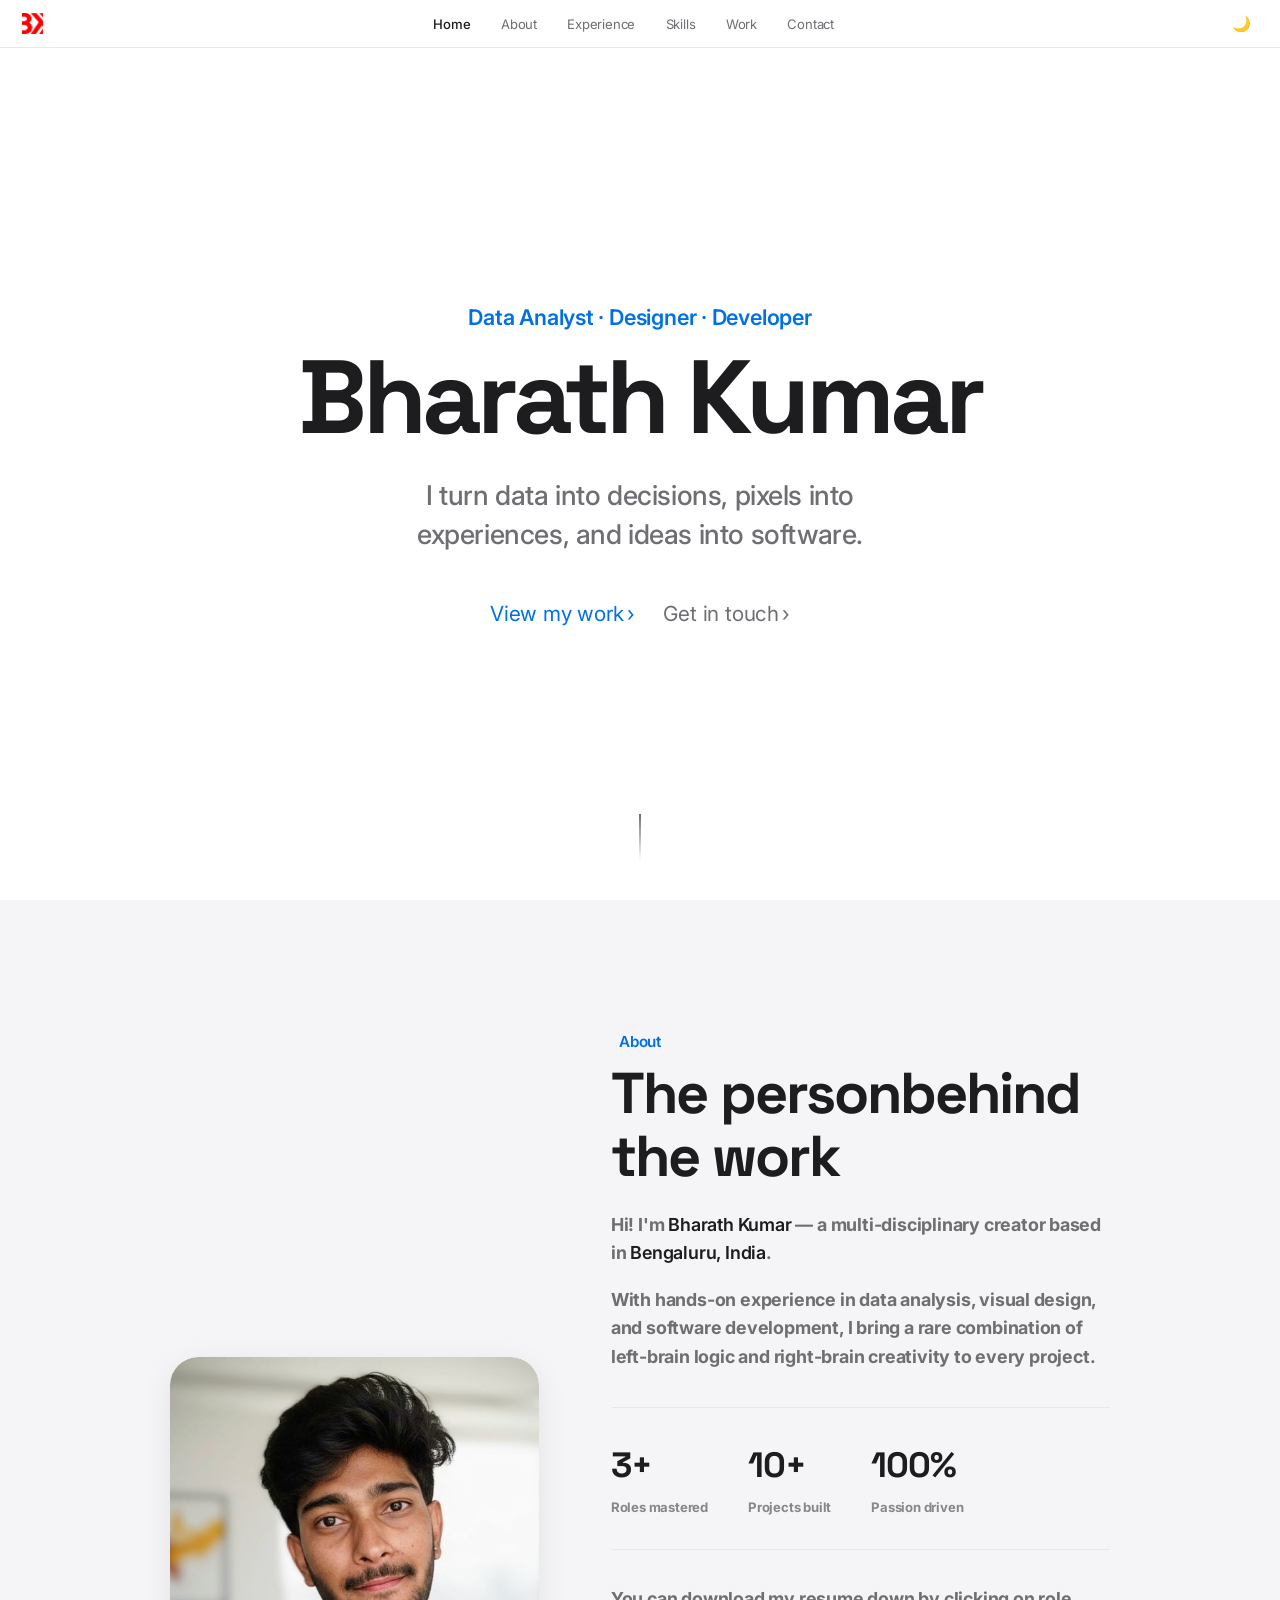
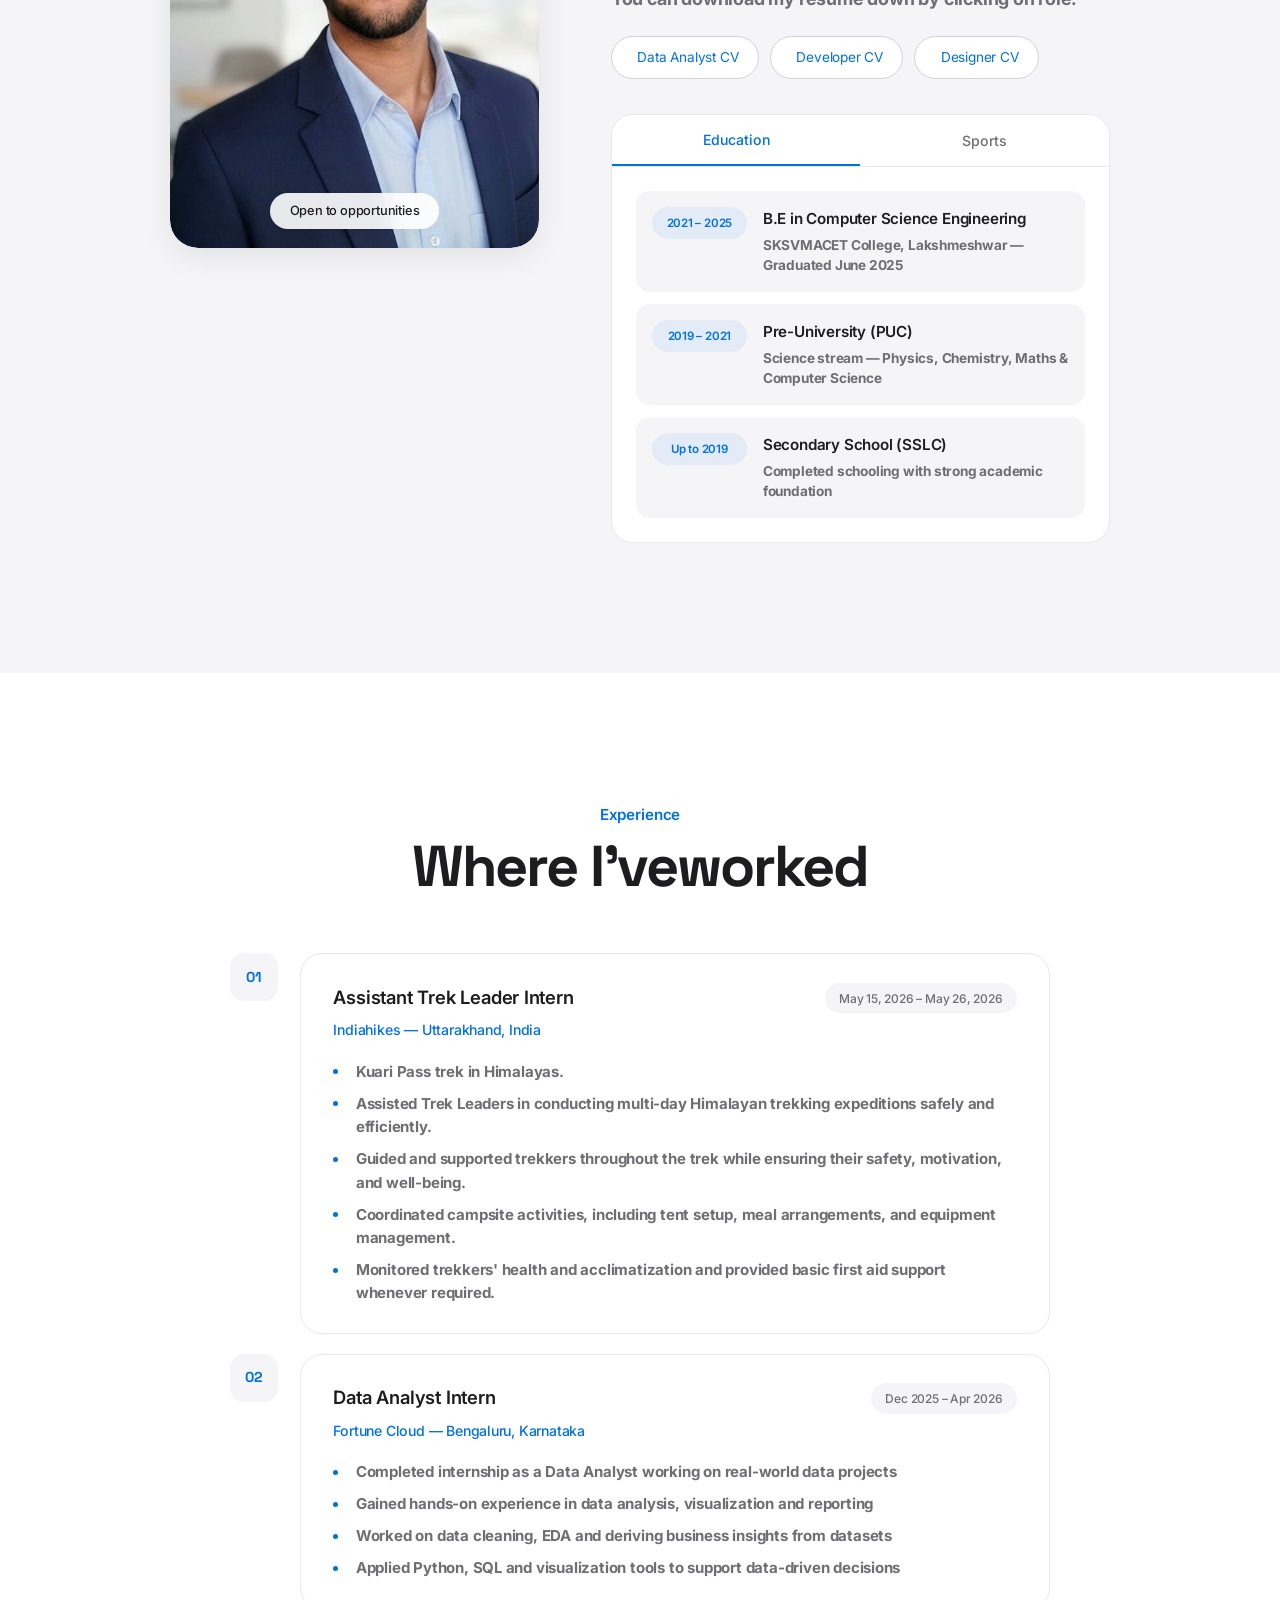
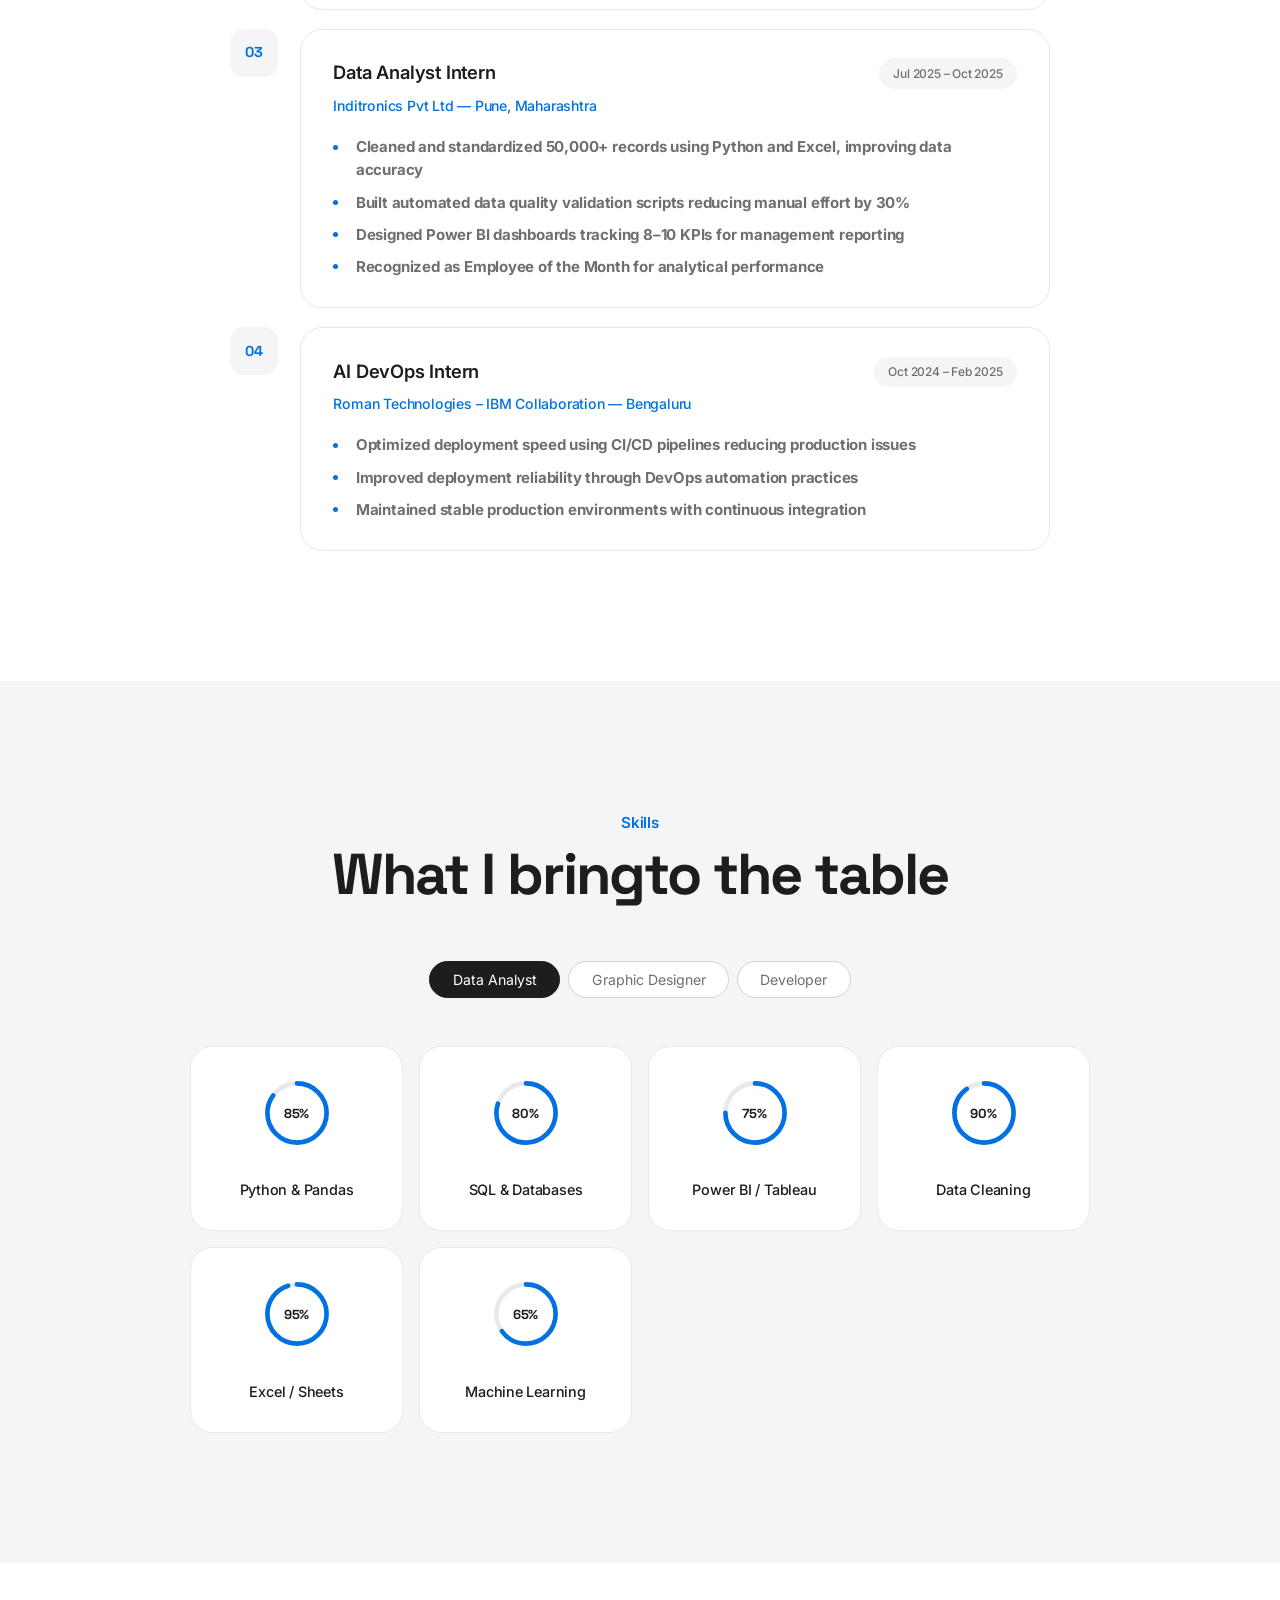
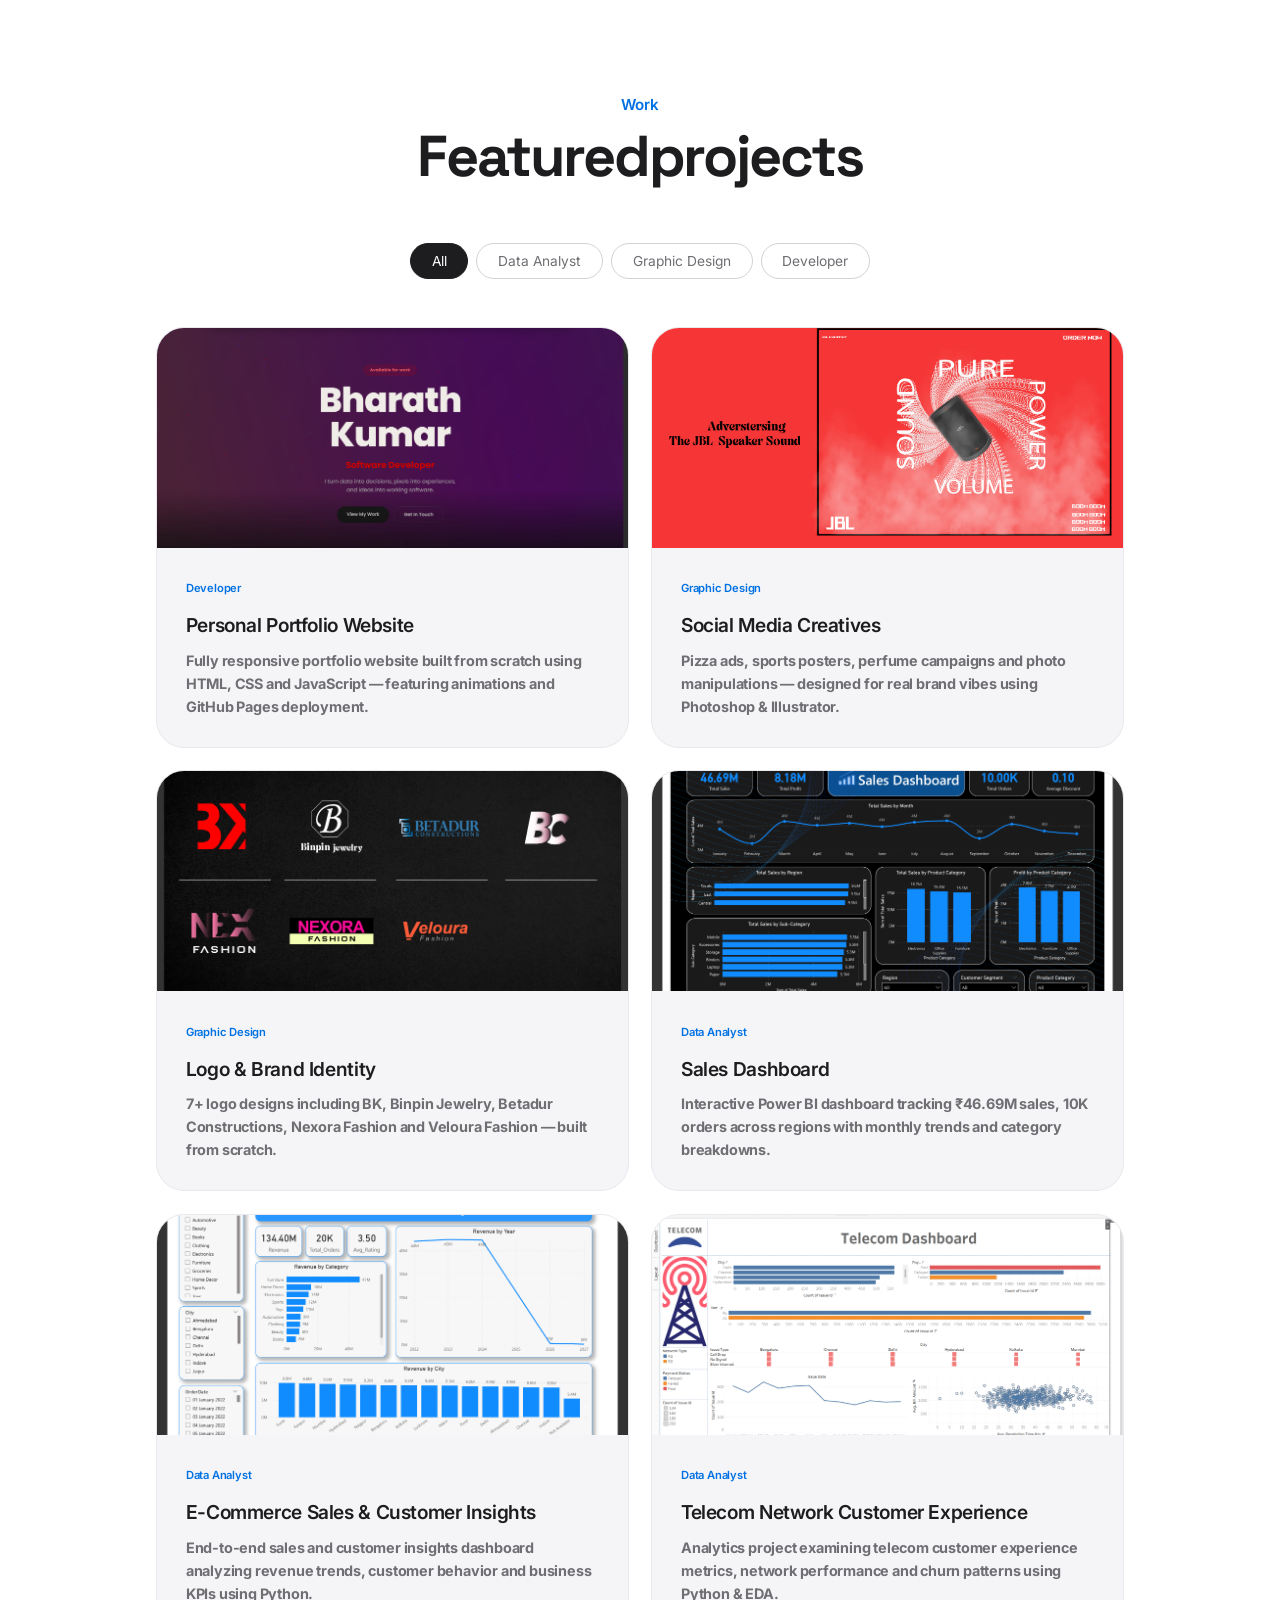
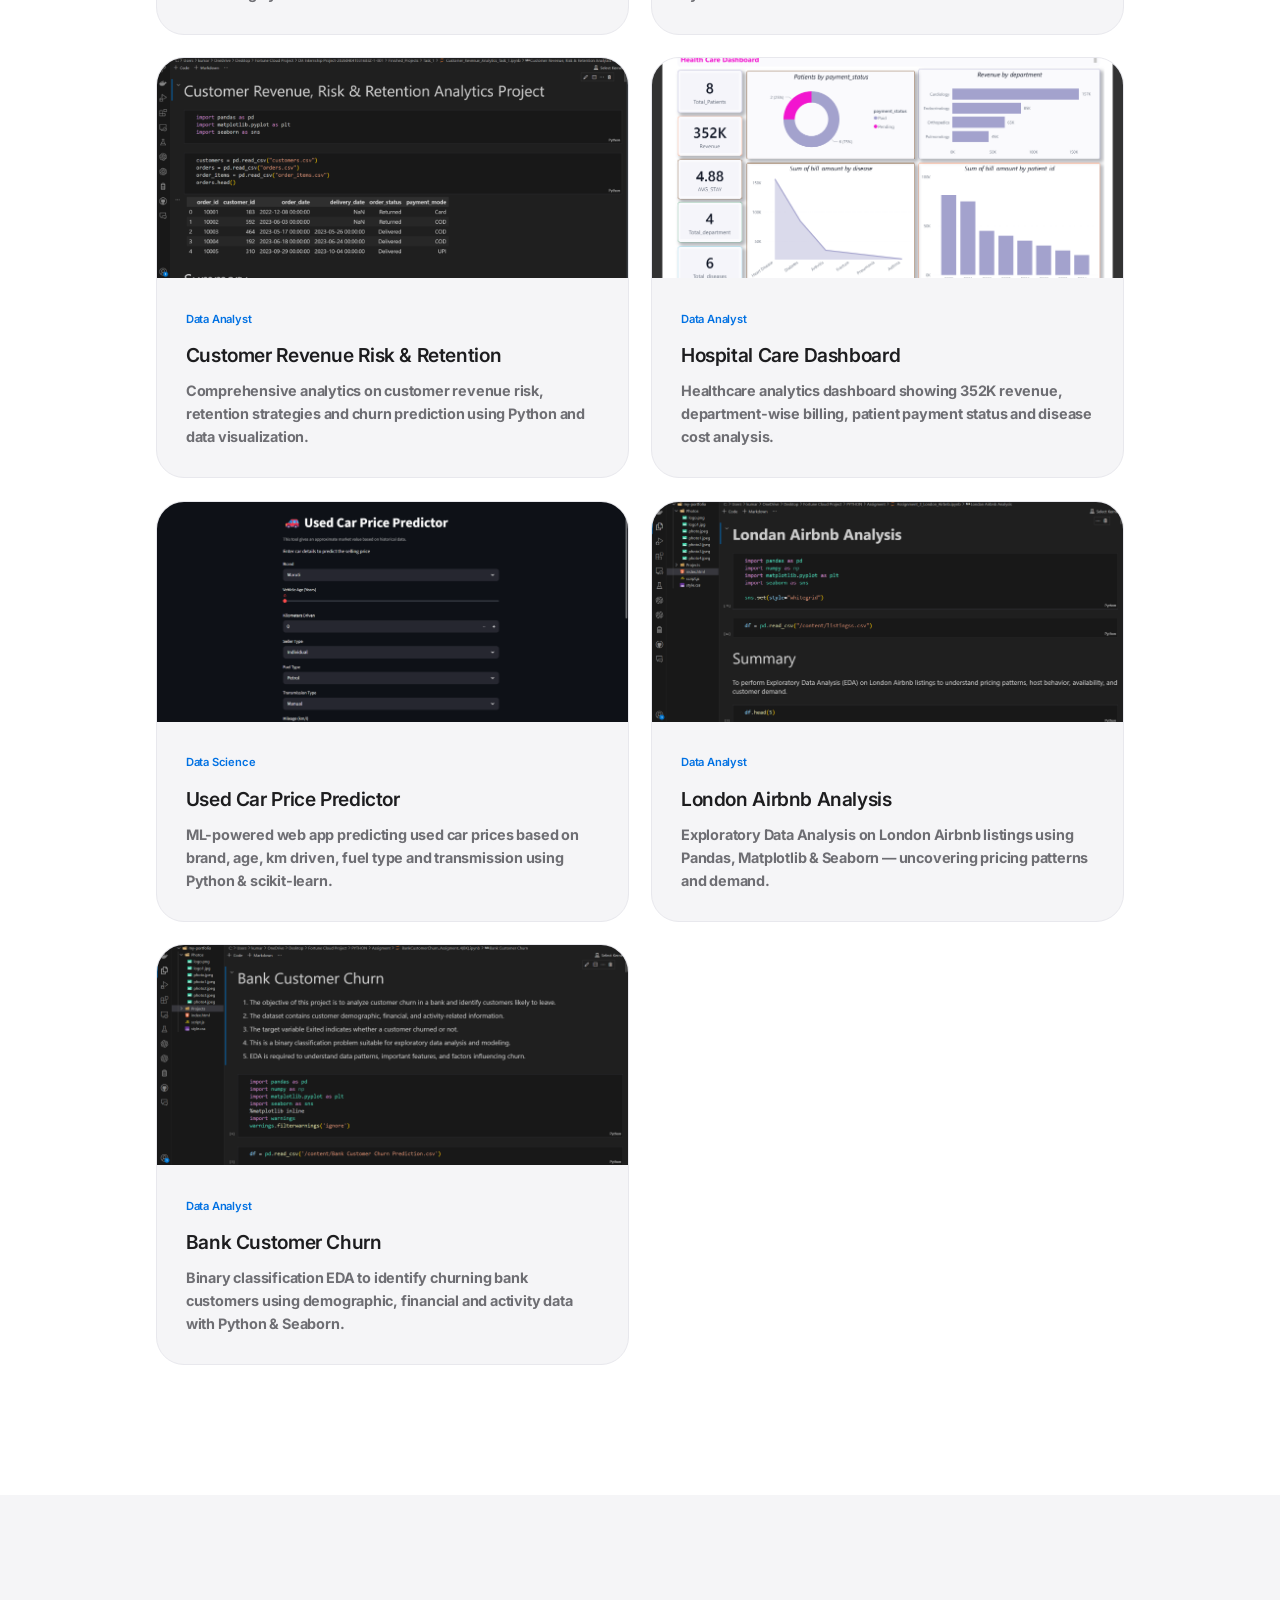
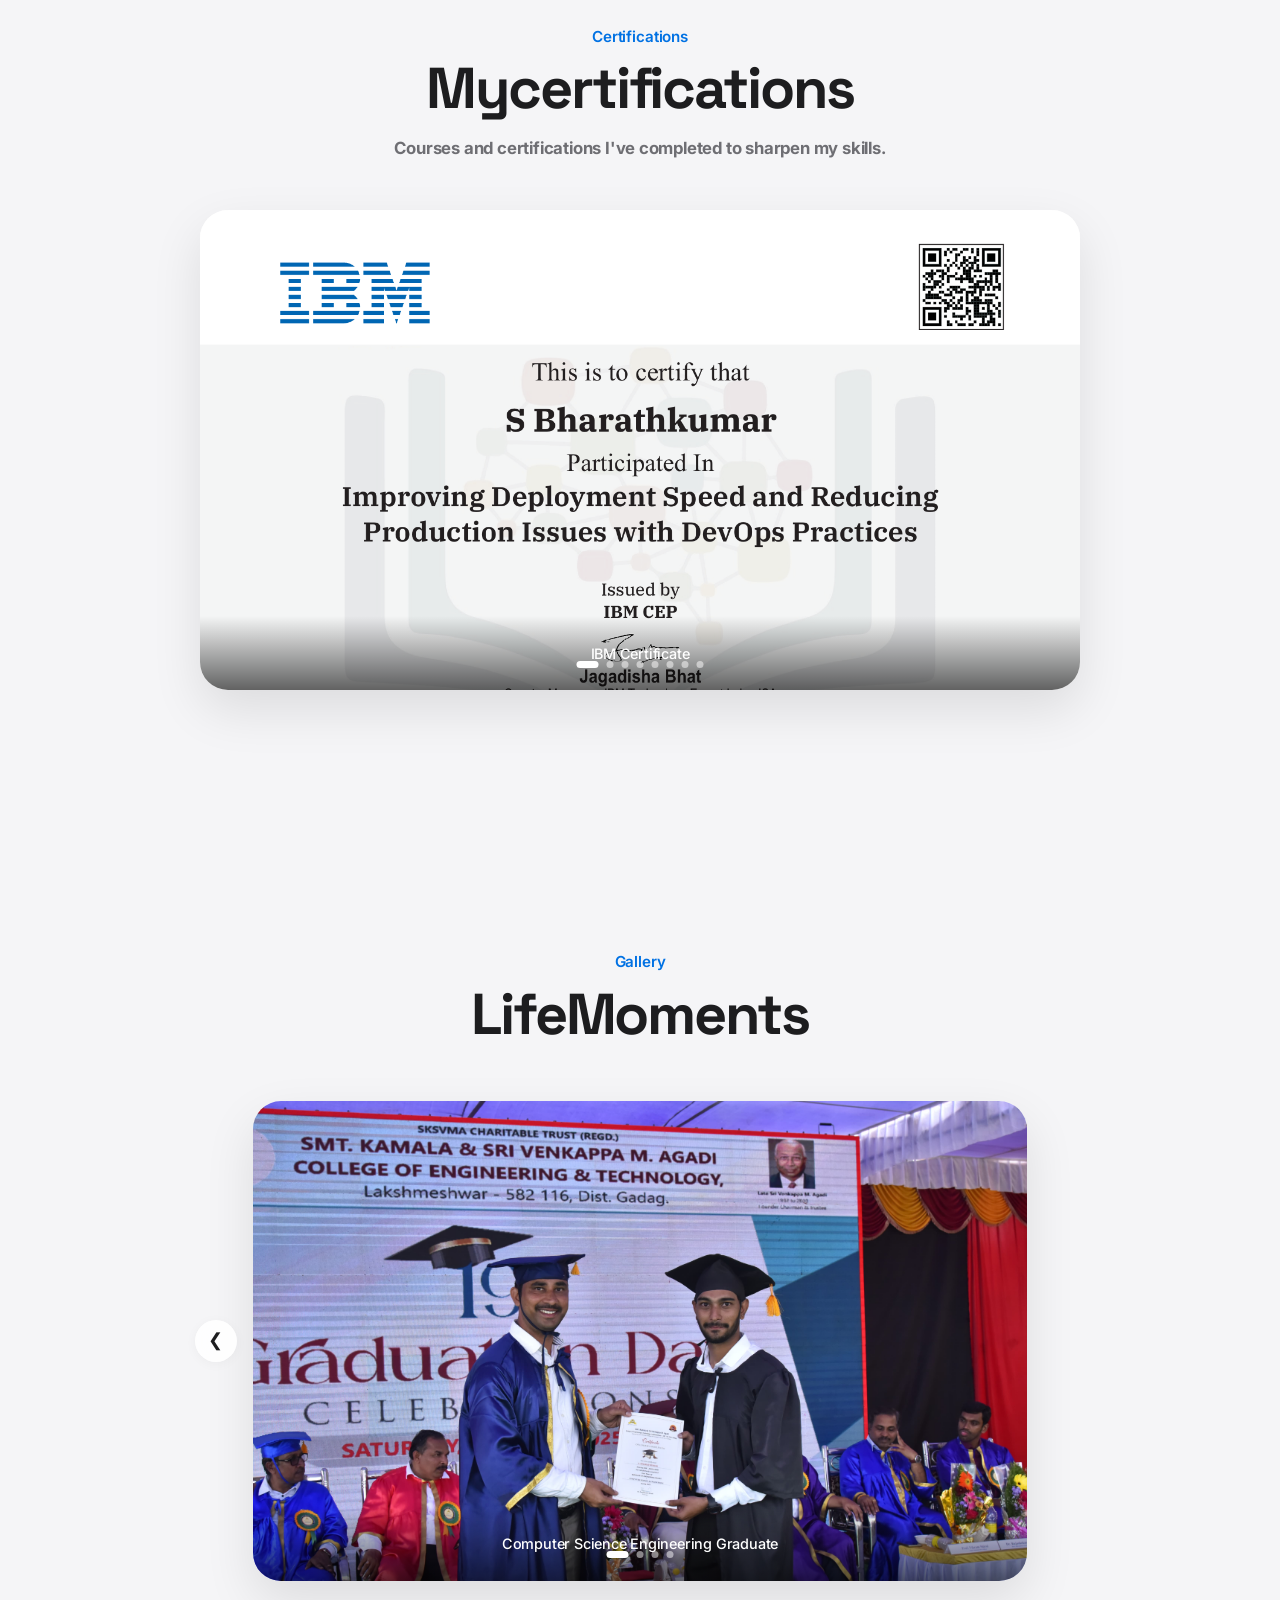
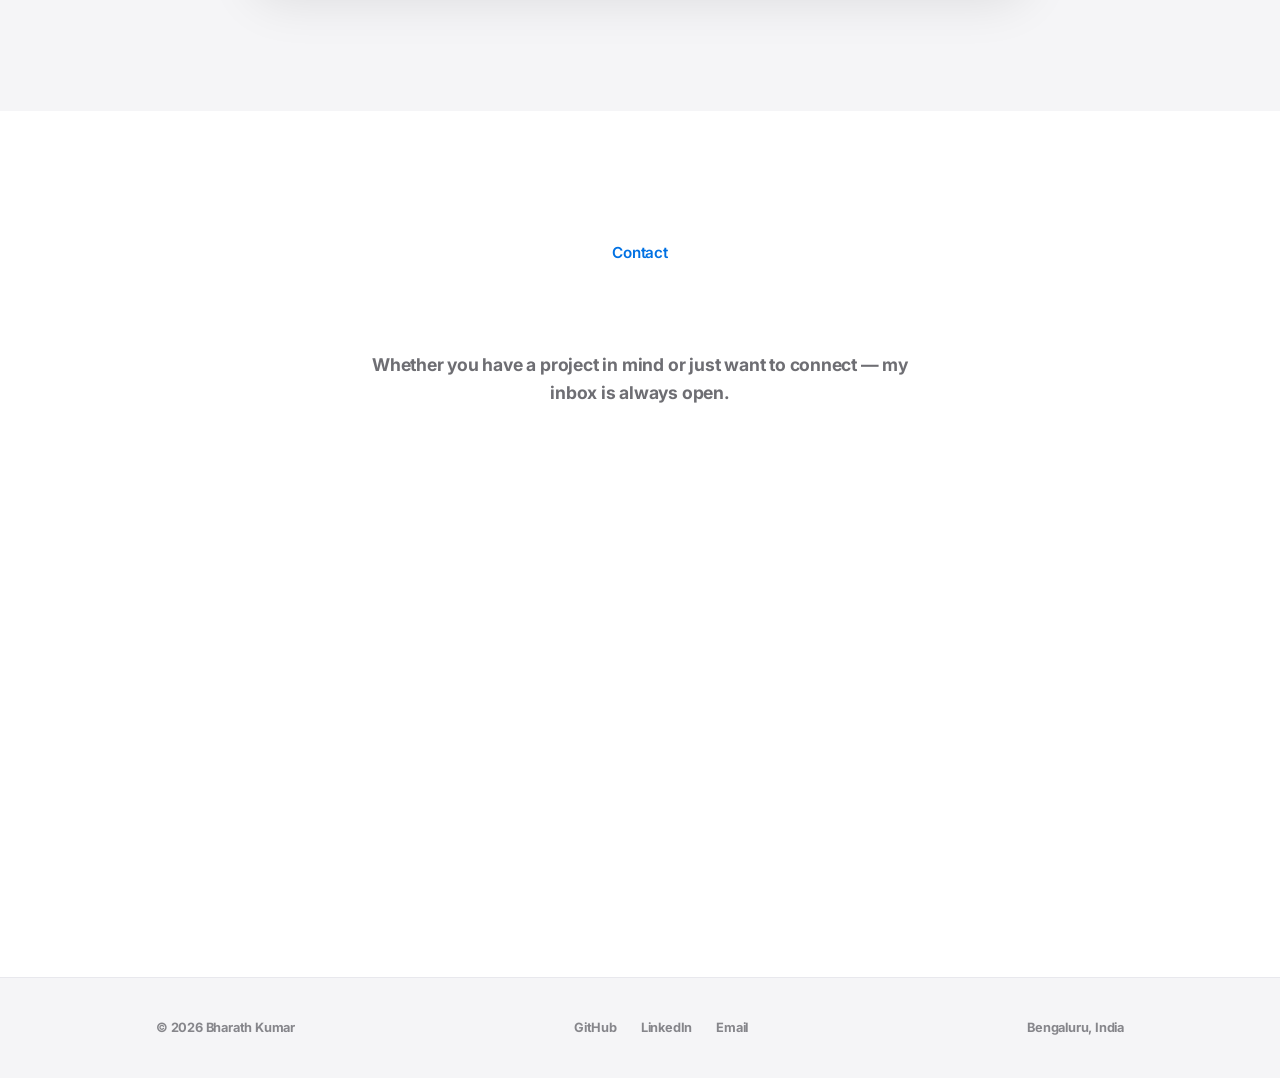
<file: index.html>
<!DOCTYPE html>
<html lang="en">
<head>
  <meta charset="UTF-8" />
  <meta name="viewport" content="width=device-width, initial-scale=1.0"/>
  <title>Bharath Kumar — Data Analyst · Designer · Developer</title>

  <link rel="preconnect" href="https://fonts.googleapis.com">
  <link rel="preconnect" href="https://fonts.gstatic.com" crossorigin>
  <link href="https://fonts.googleapis.com/css2?family=Inter:wght@300;400;500;600;700;800;900&family=Space+Grotesk:wght@400;500;600;700&display=swap" rel="stylesheet">
  <link rel="stylesheet" href="style.css" />

  <link rel="icon" type="image/png" href="Photos/Bklogo.png">
  <link rel="apple-touch-icon" href="Photos/Bklogo.png">

  <meta name="description" content="S. Bharath Kumar — Data Analyst, Graphic Designer and Software Developer based in Bengaluru, India.">
  <meta name="author" content="S. Bharath Kumar">
  <meta property="og:title" content="Bharath Kumar — Data Analyst | Developer | Designer">
  <meta property="og:description" content="Portfolio of S. Bharath Kumar — Data Analyst, Graphic Designer and Software Developer based in Bengaluru, India.">
  <meta property="og:image" content="https://gitboy321.github.io/my-portfolio/Photos/photo.jpeg">
  <meta property="og:url" content="https://gitboy321.github.io/my-portfolio">
  <meta property="og:type" content="website">

  <!-- Google Analytics -->
  <script async src="https://www.googletagmanager.com/gtag/js?id=G-V19G4H8JC2"></script>
  <script>
    window.dataLayer = window.dataLayer || [];
    function gtag(){dataLayer.push(arguments);}
    gtag('js', new Date());
    gtag('config', 'G-V19G4H8JC2');
  </script>
</head>
<b>

  <!-- Progress bar -->
  <div class="scroll-progress" id="scrollProgress"></div>

  <!-- Cursor glow -->
  <div class="cursor-glow" id="cursorGlow"></div>

  <button class="back-to-top" id="backToTop" title="Back to top">↑</button>

  <!-- NAVBAR -->
  <nav class="navbar" id="navbar">
    <div class="nav-logo">
      <img loading="lazy" src="Photos/Bklogo.png" alt="BK Logo" class="nav-logo-img" />
    </div>
    <ul class="nav-links" id="navLinks">
      <li><a href="#home">Home</a></li>
      <li><a href="#about">About</a></li>
      <li><a href="#experience">Experience</a></li>
      <li><a href="#skills">Skills</a></li>
      <li><a href="#projects">Work</a></li>
      <li><a href="#contact">Contact</a></li>
    </ul>
    <div class="nav-right">
      <button class="theme-toggle" id="themeToggle" aria-label="Toggle theme">
        <span class="theme-icon">🌙</span>
      </button>
      <button class="hamburger" id="hamburger" aria-label="Toggle menu">
        <span></span><span></span><span></span>
      </button>
    </div>
  </nav>

  <!-- HERO -->
<!-- HERO -->
<section id="home" class="hero">
  <div class="hero-inner">
    <p class="hero-eyebrow">Data Analyst · Designer · Developer</p>
    <h1 class="hero-name">Bharath Kumar</h1>
    <p class="hero-headline">I turn data into decisions, pixels into<br>experiences, and ideas into software.</p>
    <div class="hero-cta">
      <a href="#projects" class="hero-link">View my work <span>&rsaquo;</span></a>
      <a href="#contact" class="hero-link hero-link-soft">Get in touch <span>&rsaquo;</span></a>
    </div>
  </div>
  <div class="hero-scroll-hint"><div class="scroll-line"></div></div>
</section>

  <!-- ABOUT -->
  <section id="about" class="about section">
    <div class="container">
      <div class="section-label">About</div>
      <div class="about-grid">
        <div class="about-photo-wrap">
          <div class="about-photo-placeholder">
            <div class="photo-ring"></div>
            <img loading="lazy" src="Photos/photo.jpeg" alt="Bharath Kumar" />
          </div>
          <div class="about-badge">Open to opportunities</div>
        </div>
        <div class="about-text">
          <h2 class="section-title">The person<br>behind the work</h2>
          <p>Hi! I'm <strong>Bharath Kumar</strong> — a multi-disciplinary creator based in <strong>Bengaluru, India</strong>.</p>
          <p>With hands-on experience in data analysis, visual design, and software development, I bring a rare combination of left-brain logic and right-brain creativity to every project.</p>
          <div class="about-stats">
            <div class="stat"><span class="stat-num">3+</span><span class="stat-label">Roles mastered</span></div>
            <div class="stat"><span class="stat-num">10+</span><span class="stat-label">Projects built</span></div>
            <div class="stat"><span class="stat-num">100%</span><span class="stat-label">Passion driven</span></div>
          </div>
          <p class="resume-text">You can download my resume down by clicking on role.</p>

<div class="resume-btns">
    <a href="resumes/S_Bharath_Kumar_Data_Analyst.pdf" class="btn-resume" download>
        <span class="btn-resume-icon"></span> Data Analyst CV
    </a>

    <a href="resumes/S.BharathKumar_Developer.pdf" class="btn-resume" download>
        <span class="btn-resume-icon"></span> Developer CV
    </a>

    <a href="resumes/Bharath_Designs_.pdf" class="btn-resume" download>
        <span class="btn-resume-icon"></span> Designer CV
    </a>
</div>

          <!-- ABOUT SLIDER -->
          <div class="about-slider">
            <div class="about-slider-tabs">
              <button class="aslide-btn active" data-slide="education">Education</button>
              <button class="aslide-btn" data-slide="sports">Sports</button>
            </div>
            <div class="aslide-content active" id="aslide-education">
              <div class="aslide-item">
                <span class="aslide-year">2021 – 2025</span>
                <div>
                  <h4>B.E in Computer Science Engineering</h4>
                  <p>SKSVMACET College, Lakshmeshwar — Graduated June 2025</p>
                </div>
              </div>
              <div class="aslide-item">
                <span class="aslide-year">2019 – 2021</span>
                <div>
                  <h4>Pre-University (PUC)</h4>
                  <p>Science stream — Physics, Chemistry, Maths & Computer Science</p>
                </div>
              </div>
              <div class="aslide-item">
                <span class="aslide-year">Up to 2019</span>
                <div>
                  <h4>Secondary School (SSLC)</h4>
                  <p>Completed schooling with strong academic foundation</p>
                </div>
              </div>
            </div>
            <div class="aslide-content" id="aslide-sports">
              <div class="aslide-item">
                <span class="aslide-icon"></span>
                <div><h4>Cricket</h4><p>Passionate cricket player — love playing with friends and following IPL</p></div>
              </div>
              <div class="aslide-item">
                <span class="aslide-icon"></span>
                <div><h4>Football</h4><p>Enjoy playing football during college events and weekends</p></div>
              </div>
              <div class="aslide-item">
                <span class="aslide-icon"></span>
                <div><h4>Fitness</h4><p>Regular workout and staying active — believe in a healthy mind and body</p></div>
              </div>
            </div>
          </div>
        </div>
      </div>
    </div>
  </section>

  <!-- EXPERIENCE -->
  <section id="experience" class="experience section">
    <div class="container">
      <div class="section-label">Experience</div>
      <h2 class="section-title">Where I've<br>worked</h2>
      <div class="timeline">
        <div class="timeline-item">
          <div class="timeline-num">01</div>
          <div class="timeline-content">
            <div class="timeline-header">
              <div>
                <h3>Assistant Trek Leader Intern</h3>
                <span class="timeline-company">Indiahikes — Uttarakhand, India</span>
              </div>
              <span class="timeline-date">May 15, 2026 – May 26, 2026</span>
            </div>
            <ul class="timeline-points">
              <li>Kuari Pass trek in Himalayas.</li>
              <li>Assisted Trek Leaders in conducting multi-day Himalayan trekking expeditions safely and efficiently.</li>
              <li>Guided and supported trekkers throughout the trek while ensuring their safety, motivation, and well-being.</li>
              <li>Coordinated campsite activities, including tent setup, meal arrangements, and equipment management.</li>
              <li>Monitored trekkers' health and acclimatization and provided basic first aid support whenever required.</li>
            </ul>
          </div>
        </div>
        <div class="timeline-item">
          <div class="timeline-num">02</div>
          <div class="timeline-content">
            <div class="timeline-header">
              <div>
                <h3>Data Analyst Intern</h3>
                <span class="timeline-company">Fortune Cloud — Bengaluru, Karnataka</span>
              </div>
              <span class="timeline-date">Dec 2025 – Apr 2026</span>
            </div>
            <ul class="timeline-points">
              <li>Completed internship as a Data Analyst working on real-world data projects</li>
              <li>Gained hands-on experience in data analysis, visualization and reporting</li>
              <li>Worked on data cleaning, EDA and deriving business insights from datasets</li>
              <li>Applied Python, SQL and visualization tools to support data-driven decisions</li>
            </ul>
          </div>
        </div>
        <div class="timeline-item">
          <div class="timeline-num">03</div>
          <div class="timeline-content">
            <div class="timeline-header">
              <div>
                <h3>Data Analyst Intern</h3>
                <span class="timeline-company">Inditronics Pvt Ltd — Pune, Maharashtra</span>
              </div>
              <span class="timeline-date">Jul 2025 – Oct 2025</span>
            </div>
            <ul class="timeline-points">
              <li>Cleaned and standardized 50,000+ records using Python and Excel, improving data accuracy</li>
              <li>Built automated data quality validation scripts reducing manual effort by 30%</li>
              <li>Designed Power BI dashboards tracking 8–10 KPIs for management reporting</li>
              <li>Recognized as Employee of the Month for analytical performance</li>
            </ul>
          </div>
        </div>
        <div class="timeline-item">
          <div class="timeline-num">04</div>
          <div class="timeline-content">
            <div class="timeline-header">
              <div>
                <h3>AI DevOps Intern</h3>
                <span class="timeline-company">Roman Technologies – IBM Collaboration — Bengaluru</span>
              </div>
              <span class="timeline-date">Oct 2024 – Feb 2025</span>
            </div>
            <ul class="timeline-points">
              <li>Optimized deployment speed using CI/CD pipelines reducing production issues</li>
              <li>Improved deployment reliability through DevOps automation practices</li>
              <li>Maintained stable production environments with continuous integration</li>
            </ul>
          </div>
        </div>
      </div>
    </div>
  </section>

  <!-- SKILLS -->
  <section id="skills" class="skills section">
    <div class="container">
      <div class="section-label">Skills</div>
      <h2 class="section-title">What I bring<br>to the table</h2>
      <div class="skills-tabs">
        <button class="tab-btn active" data-tab="analyst">Data Analyst</button>
        <button class="tab-btn" data-tab="designer">Graphic Designer</button>
        <button class="tab-btn" data-tab="developer">Developer</button>
      </div>

      <div class="tab-content active" id="tab-analyst">
        <div class="skills-grid">
          <div class="skill-card"><div class="skill-ring-wrap"><svg class="skill-ring" viewBox="0 0 80 80"><circle class="ring-bg" cx="40" cy="40" r="32"/><circle class="ring-fill" cx="40" cy="40" r="32" data-pct="85"/></svg><span class="skill-pct">85%</span></div><div class="skill-icon"></div><h4>Python & Pandas</h4></div>
          <div class="skill-card"><div class="skill-ring-wrap"><svg class="skill-ring" viewBox="0 0 80 80"><circle class="ring-bg" cx="40" cy="40" r="32"/><circle class="ring-fill" cx="40" cy="40" r="32" data-pct="80"/></svg><span class="skill-pct">80%</span></div><div class="skill-icon"></div><h4>SQL & Databases</h4></div>
          <div class="skill-card"><div class="skill-ring-wrap"><svg class="skill-ring" viewBox="0 0 80 80"><circle class="ring-bg" cx="40" cy="40" r="32"/><circle class="ring-fill" cx="40" cy="40" r="32" data-pct="75"/></svg><span class="skill-pct">75%</span></div><div class="skill-icon"></div><h4>Power BI / Tableau</h4></div>
          <div class="skill-card"><div class="skill-ring-wrap"><svg class="skill-ring" viewBox="0 0 80 80"><circle class="ring-bg" cx="40" cy="40" r="32"/><circle class="ring-fill" cx="40" cy="40" r="32" data-pct="90"/></svg><span class="skill-pct">90%</span></div><div class="skill-icon"></div><h4>Data Cleaning</h4></div>
          <div class="skill-card"><div class="skill-ring-wrap"><svg class="skill-ring" viewBox="0 0 80 80"><circle class="ring-bg" cx="40" cy="40" r="32"/><circle class="ring-fill" cx="40" cy="40" r="32" data-pct="95"/></svg><span class="skill-pct">95%</span></div><div class="skill-icon"></div><h4>Excel / Sheets</h4></div>
          <div class="skill-card"><div class="skill-ring-wrap"><svg class="skill-ring" viewBox="0 0 80 80"><circle class="ring-bg" cx="40" cy="40" r="32"/><circle class="ring-fill" cx="40" cy="40" r="32" data-pct="65"/></svg><span class="skill-pct">65%</span></div><div class="skill-icon"></div><h4>Machine Learning</h4></div>
        </div>
      </div>

      <div class="tab-content" id="tab-designer">
        <div class="skills-grid">
          <div class="skill-card"><div class="skill-ring-wrap"><svg class="skill-ring" viewBox="0 0 80 80"><circle class="ring-bg" cx="40" cy="40" r="32"/><circle class="ring-fill" cx="40" cy="40" r="32" data-pct="90"/></svg><span class="skill-pct">90%</span></div><div class="skill-icon"></div><h4>Figma</h4></div>
          <div class="skill-card"><div class="skill-ring-wrap"><svg class="skill-ring" viewBox="0 0 80 80"><circle class="ring-bg" cx="40" cy="40" r="32"/><circle class="ring-fill" cx="40" cy="40" r="32" data-pct="80"/></svg><span class="skill-pct">80%</span></div><div class="skill-icon"></div><h4>Adobe Illustrator</h4></div>
          <div class="skill-card"><div class="skill-ring-wrap"><svg class="skill-ring" viewBox="0 0 80 80"><circle class="ring-bg" cx="40" cy="40" r="32"/><circle class="ring-fill" cx="40" cy="40" r="32" data-pct="75"/></svg><span class="skill-pct">75%</span></div><div class="skill-icon"></div><h4>Photoshop</h4></div>
          <div class="skill-card"><div class="skill-ring-wrap"><svg class="skill-ring" viewBox="0 0 80 80"><circle class="ring-bg" cx="40" cy="40" r="32"/><circle class="ring-fill" cx="40" cy="40" r="32" data-pct="60"/></svg><span class="skill-pct">60%</span></div><div class="skill-icon"></div><h4>After Effects</h4></div>
          <div class="skill-card"><div class="skill-ring-wrap"><svg class="skill-ring" viewBox="0 0 80 80"><circle class="ring-bg" cx="40" cy="40" r="32"/><circle class="ring-fill" cx="40" cy="40" r="32" data-pct="85"/></svg><span class="skill-pct">85%</span></div><div class="skill-icon"></div><h4>Typography</h4></div>
          <div class="skill-card"><div class="skill-ring-wrap"><svg class="skill-ring" viewBox="0 0 80 80"><circle class="ring-bg" cx="40" cy="40" r="32"/><circle class="ring-fill" cx="40" cy="40" r="32" data-pct="80"/></svg><span class="skill-pct">80%</span></div><div class="skill-icon"></div><h4>UI/UX Design</h4></div>
        </div>
      </div>

      <div class="tab-content" id="tab-developer">
        <div class="skills-grid">
          <div class="skill-card"><div class="skill-ring-wrap"><svg class="skill-ring" viewBox="0 0 80 80"><circle class="ring-bg" cx="40" cy="40" r="32"/><circle class="ring-fill" cx="40" cy="40" r="32" data-pct="90"/></svg><span class="skill-pct">90%</span></div><div class="skill-icon"></div><h4>HTML / CSS / JS</h4></div>
          <div class="skill-card"><div class="skill-ring-wrap"><svg class="skill-ring" viewBox="0 0 80 80"><circle class="ring-bg" cx="40" cy="40" r="32"/><circle class="ring-fill" cx="40" cy="40" r="32" data-pct="75"/></svg><span class="skill-pct">75%</span></div><div class="skill-icon"></div><h4>React.js</h4></div>
          <div class="skill-card"><div class="skill-ring-wrap"><svg class="skill-ring" viewBox="0 0 80 80"><circle class="ring-bg" cx="40" cy="40" r="32"/><circle class="ring-fill" cx="40" cy="40" r="32" data-pct="85"/></svg><span class="skill-pct">85%</span></div><div class="skill-icon"></div><h4>Python</h4></div>
          <div class="skill-card"><div class="skill-ring-wrap"><svg class="skill-ring" viewBox="0 0 80 80"><circle class="ring-bg" cx="40" cy="40" r="32"/><circle class="ring-fill" cx="40" cy="40" r="32" data-pct="80"/></svg><span class="skill-pct">80%</span></div><div class="skill-icon"></div><h4>Git & GitHub</h4></div>
          <div class="skill-card"><div class="skill-ring-wrap"><svg class="skill-ring" viewBox="0 0 80 80"><circle class="ring-bg" cx="40" cy="40" r="32"/><circle class="ring-fill" cx="40" cy="40" r="32" data-pct="70"/></svg><span class="skill-pct">70%</span></div><div class="skill-icon"></div><h4>REST APIs</h4></div>
          <div class="skill-card"><div class="skill-ring-wrap"><svg class="skill-ring" viewBox="0 0 80 80"><circle class="ring-bg" cx="40" cy="40" r="32"/><circle class="ring-fill" cx="40" cy="40" r="32" data-pct="72"/></svg><span class="skill-pct">72%</span></div><div class="skill-icon"></div><h4>MySQL / MongoDB</h4></div>
        </div>
      </div>
    </div>
  </section>

  <!-- PROJECTS -->
  <section id="projects" class="projects section">
    <div class="container">
      <div class="section-label">Work</div>
      <h2 class="section-title">Featured<br>projects</h2>
      <div class="projects-filter">
        <button class="filter-btn active" data-filter="all">All</button>
        <button class="filter-btn" data-filter="analyst">Data Analyst</button>
        <button class="filter-btn" data-filter="designer">Graphic Design</button>
        <button class="filter-btn" data-filter="developer">Developer</button>
      </div>
      <div class="projects-grid">

        <div class="project-card" data-cat="developer">
          <div class="project-thumb">
            <img loading="lazy" src="Photos/Portfolio.png" alt="Portfolio Website" />
            <div class="project-overlay">
              <div class="project-overlay-links">
                <a href="https://gitboy321.github.io/my-portfolio" class="overlay-btn" target="_blank">Live Demo</a>
                <a href="https://github.com/gitboy321/my-portfolio" class="overlay-btn overlay-btn-ghost" target="_blank">GitHub</a>
              </div>
            </div>
          </div>
          <div class="project-info">
            <span class="project-tag">Developer</span>
            <h3>Personal Portfolio Website</h3>
            <p>Fully responsive portfolio website built from scratch using HTML, CSS and JavaScript — featuring animations and GitHub Pages deployment.</p>
          </div>
        </div>

        <div class="project-card" data-cat="designer">
          <div class="project-thumb">
            <img loading="lazy" src="Photos/desg.png" alt="Social Media Designs" />
            <div class="project-overlay">
              <div class="project-overlay-links">
                <a href="#" class="overlay-btn">View Project</a>
                <a href="#" class="overlay-btn overlay-btn-ghost">Behance</a>
              </div>
            </div>
          </div>
          <div class="project-info">
            <span class="project-tag">Graphic Design</span>
            <h3>Social Media Creatives</h3>
            <p>Pizza ads, sports posters, perfume campaigns and photo manipulations — designed for real brand vibes using Photoshop & Illustrator.</p>
          </div>
        </div>

        <div class="project-card" data-cat="designer">
          <div class="project-thumb">
            <img loading="lazy" src="Projects/logoo.png" alt="Logo Designs" />
            <div class="project-overlay">
              <div class="project-overlay-links">
                <a href="#" class="overlay-btn">View Project</a>
                <a href="#" class="overlay-btn overlay-btn-ghost">Behance</a>
              </div>
            </div>
          </div>
          <div class="project-info">
            <span class="project-tag">Graphic Design</span>
            <h3>Logo & Brand Identity</h3>
            <p>7+ logo designs including BK, Binpin Jewelry, Betadur Constructions, Nexora Fashion and Veloura Fashion — built from scratch.</p>
          </div>
        </div>

        <div class="project-card" data-cat="analyst">
          <div class="project-thumb">
            <img loading="lazy" src="Projects/Sales Dashboard.png" alt="Sales Dashboard" />
            <div class="project-overlay">
              <div class="project-overlay-links">
                <a href="https://github.com/gitboy321/Sales-Performance-EDA-Project" class="overlay-btn" target="_blank">View Project</a>
                <a href="https://github.com/gitboy321/Sales-Performance-EDA-Project" class="overlay-btn overlay-btn-ghost" target="_blank">GitHub</a>
              </div>
            </div>
          </div>
          <div class="project-info">
            <span class="project-tag">Data Analyst</span>
            <h3>Sales Dashboard</h3>
            <p>Interactive Power BI dashboard tracking ₹46.69M sales, 10K orders across regions with monthly trends and category breakdowns.</p>
          </div>
        </div>

        <div class="project-card" data-cat="analyst">
          <div class="project-thumb">
            <img loading="lazy" src="Photos/ecommerce.png" alt="Sales Insights" />
            <div class="project-overlay">
              <div class="project-overlay-links">
                <a href="https://github.com/gitboy321/E-Commerce-Sales-and-Customer-Insights-Dashboard" class="overlay-btn" target="_blank">View Project</a>
                <a href="https://github.com/gitboy321/E-Commerce-Sales-and-Customer-Insights-Dashboard" class="overlay-btn overlay-btn-ghost" target="_blank">GitHub</a>
              </div>
            </div>
          </div>
          <div class="project-info">
            <span class="project-tag">Data Analyst</span>
            <h3>E-Commerce Sales & Customer Insights</h3>
            <p>End-to-end sales and customer insights dashboard analyzing revenue trends, customer behavior and business KPIs using Python.</p>
          </div>
        </div>

        <div class="project-card" data-cat="analyst">
          <div class="project-thumb">
            <img loading="lazy" src="Projects/Tele.png" alt="Telecom Analytics" />
            <div class="project-overlay">
              <div class="project-overlay-links">
                <a href="https://github.com/gitboy321/Telecom-Network-Customer-Experience-Analytics" class="overlay-btn" target="_blank">View Project</a>
                <a href="https://github.com/gitboy321/Telecom-Network-Customer-Experience-Analytics" class="overlay-btn overlay-btn-ghost" target="_blank">GitHub</a>
              </div>
            </div>
          </div>
          <div class="project-info">
            <span class="project-tag">Data Analyst</span>
            <h3>Telecom Network Customer Experience</h3>
            <p>Analytics project examining telecom customer experience metrics, network performance and churn patterns using Python & EDA.</p>
          </div>
        </div>

        <div class="project-card" data-cat="analyst">
          <div class="project-thumb">
            <img loading="lazy" src="Projects/customer_rev.png" alt="Customer Retention" />
            <div class="project-overlay">
              <div class="project-overlay-links">
                <a href="https://github.com/gitboy321/Customer-Revenue-Risk-Retention-Analytics-Project" class="overlay-btn" target="_blank">View Project</a>
                <a href="https://github.com/gitboy321/Customer-Revenue-Risk-Retention-Analytics-Project" class="overlay-btn overlay-btn-ghost" target="_blank">GitHub</a>
              </div>
            </div>
          </div>
          <div class="project-info">
            <span class="project-tag">Data Analyst</span>
            <h3>Customer Revenue Risk & Retention</h3>
            <p>Comprehensive analytics on customer revenue risk, retention strategies and churn prediction using Python and data visualization.</p>
          </div>
        </div>

        <div class="project-card" data-cat="analyst">
          <div class="project-thumb">
            <img loading="lazy" src="Photos/hospital.png" alt="Hospital Dashboard" />
            <div class="project-overlay">
              <div class="project-overlay-links">
                <a href="https://github.com/gitboy321/Health_care-Project-" class="overlay-btn" target="_blank">View Project</a>
                <a href="https://github.com/gitboy321/Health_care-Project-" class="overlay-btn overlay-btn-ghost" target="_blank">GitHub</a>
              </div>
            </div>
          </div>
          <div class="project-info">
            <span class="project-tag">Data Analyst</span>
            <h3>Hospital Care Dashboard</h3>
            <p>Healthcare analytics dashboard showing 352K revenue, department-wise billing, patient payment status and disease cost analysis.</p>
          </div>
        </div>

        <div class="project-card" data-cat="analyst">
          <div class="project-thumb">
            <img loading="lazy" src="Projects/car-predictor.png" alt="Car Price Predictor" />
            <div class="project-overlay">
              <div class="project-overlay-links">
                <a href="https://github.com/gitboy321/Used-Car-Price-Predictor" class="overlay-btn" target="_blank">View Project</a>
                <a href="https://github.com/gitboy321/Used-Car-Price-Predictor" class="overlay-btn overlay-btn-ghost" target="_blank">GitHub</a>
              </div>
            </div>
          </div>
          <div class="project-info">
            <span class="project-tag">Data Science</span>
            <h3>Used Car Price Predictor</h3>
            <p>ML-powered web app predicting used car prices based on brand, age, km driven, fuel type and transmission using Python & scikit-learn.</p>
          </div>
        </div>

        <div class="project-card" data-cat="analyst">
          <div class="project-thumb">
            <img loading="lazy" src="Projects/airbnb.png" alt="London Airbnb" />
            <div class="project-overlay">
              <div class="project-overlay-links">
                <a href="https://github.com/gitboy321/London_Airbnb" class="overlay-btn" target="_blank">View Project</a>
                <a href="https://github.com/gitboy321/London_Airbnb" class="overlay-btn overlay-btn-ghost" target="_blank">GitHub</a>
              </div>
            </div>
          </div>
          <div class="project-info">
            <span class="project-tag">Data Analyst</span>
            <h3>London Airbnb Analysis</h3>
            <p>Exploratory Data Analysis on London Airbnb listings using Pandas, Matplotlib & Seaborn — uncovering pricing patterns and demand.</p>
          </div>
        </div>

        <div class="project-card" data-cat="analyst">
          <div class="project-thumb">
            <img loading="lazy" src="Projects/bank-churn.png" alt="Bank Churn" />
            <div class="project-overlay">
              <div class="project-overlay-links">
                <a href="https://github.com/gitboy321/BankCustomerChurn" class="overlay-btn" target="_blank">View Project</a>
                <a href="https://github.com/gitboy321/BankCustomerChurn" class="overlay-btn overlay-btn-ghost" target="_blank">GitHub</a>
              </div>
            </div>
          </div>
          <div class="project-info">
            <span class="project-tag">Data Analyst</span>
            <h3>Bank Customer Churn</h3>
            <p>Binary classification EDA to identify churning bank customers using demographic, financial and activity data with Python & Seaborn.</p>
          </div>
        </div>

      </div>
    </div>
  </section>

  <!-- CERTIFICATIONS -->
  <section id="additional" class="additional section">
    <div class="container">
      <div class="section-label">Certifications</div>
      <h2 class="section-title">My<br>certifications</h2>
      <p class="additional-sub">Courses and certifications I've completed to sharpen my skills.</p>
    </div>
    <div class="slideshow-wrap">
      <div class="slideshow" id="slideshow">
        <div class="slide active"><img loading="lazy" src="certificate/cert1.png" alt="Certificate 1" /><div class="slide-caption">IBM Certificate</div></div>
        <div class="slide"><img loading="lazy" src="certificate/cert2.png" alt="Certificate 2" /><div class="slide-caption">Data Analytics Simulation Certificate</div></div>
        <div class="slide"><img loading="lazy" src="certificate/cert3.png" alt="Certificate 3" /><div class="slide-caption">Premiere Pro Certificate</div></div>
        <div class="slide"><img loading="lazy" src="certificate/cert4.png" alt="Certificate 4" /><div class="slide-caption">AI DevOps Certificate</div></div>
        <div class="slide"><img loading="lazy" src="certificate/cert6.png" alt="Certificate 5" /><div class="slide-caption">Gen AI Data Analytics Certificate</div></div>
        <div class="slide"><img loading="lazy" src="certificate/cert7.png" alt="Certificate 6" /><div class="slide-caption">Wadhwani Certificate</div></div>
        <div class="slide"><img loading="lazy" src="certificate/cert5.png" alt="Certificate 7" /><div class="slide-caption">Data Analyst Internship Certificate</div></div>
        <div class="slide"><img loading="lazy" src="certificate/cert9.png" alt="Certificate 8" /><div class="slide-caption">Summercamp indiahikes certificate</div></div>
        <button class="slide-btn slide-prev" id="slidePrev">&#8592;</button>
        <button class="slide-btn slide-next" id="slideNext">&#8594;</button>
        <div class="slide-dots" id="slideDots"></div>
      </div>
    </div>
  </section>

    <!-- GALLERY -->
<section id="gallery" class="additional section">
  <div class="container">
    <div class="section-label">Gallery</div>
    <h2 class="section-title">Life<br>Moments</h2>


    <div class="slideshow-wrap">

      <button class="slide-btn slide-prev" id="galleryPrev">&#10094;</button>

      <div class="slideshow">

        <div class="slide gallery-slide active">
          <img src="Gallery/gallery1.jpeg" alt="Gallery 1">
          <div class="slide-caption">Computer Science Engineering Graduate</div>
        </div>

        <div class="slide gallery-slide">
          <img src="Gallery/gallery2.jpg" alt="Gallery 2">
          <div class="slide-caption">Appreciation Badge from Indiahikes</div>
        </div>

          <div class="slide gallery-slide">
            <img src="Gallery/gallery3.jpg" alt="Gallery 3">
            <div class="slide-caption">Kuari pass trek summit</div>
          </div>
    
          <div class="slide gallery-slide">
            <img src="Gallery/gallery4.jpg" alt="Gallery 4">
            <div class="slide-caption"></div>
          </div>

      <button class="slide-btn slide-next" id="galleryNext">&#10095;</button>

      <div class="slide-dots" id="galleryDots"></div>

    </div>

  </div>
</section>



  <!-- CONTACT -->
  <section id="contact" class="contact section">
    <div class="container">
      <div class="section-label">Contact</div>
      <h2 class="section-title">Let's build<br>something together</h2>
      <p class="contact-sub">Whether you have a project in mind or just want to connect — my inbox is always open.</p>
      <div class="contact-layout">
        <div class="contact-info">
          <a class="contact-item" href="mailto:kumarbharatvgsb321@gmail.com"><div><strong>Email</strong>kumarbharatvgsb321@gmail.com</div></a>
          <a class="contact-item" href="https://www.linkedin.com/in/s-bharath-kumar-775359256" target="_blank"><div><strong>LinkedIn</strong>linkedin.com/in/s-bharath-kumar</div></a>
          <a class="contact-item" href="https://github.com/gitboy321" target="_blank"><div><strong>GitHub</strong>github.com/gitboy321</div></a>
          <div class="contact-item"><div><strong>Location</strong>Bengaluru, India</div></div>
        </div>
        <form class="contact-form" id="contactForm" action="https://formspree.io/f/xzdkjqyq" method="POST">
          <div class="form-row">
            <div class="form-group"><label>Name</label><input type="text" placeholder="Your name" required name="name" /></div>
            <div class="form-group"><label>Email</label><input type="email" placeholder="your@email.com" required name="email" /></div>
          </div>
          <div class="form-group"><label>Subject</label><input type="text" placeholder="What's this about?" name="subject" /></div>
          <div class="form-group"><label>Message</label><textarea rows="5" placeholder="Tell me about your project..." required name="message"></textarea></div>
          <button type="submit" class="btn btn-primary">Send message →</button>
          <div class="form-success" id="formSuccess">Message sent! I'll get back to you soon.</div>
        </form>
      </div>
    </div>
  </section>

  <!-- FOOTER -->
  <footer class="footer">
    <div class="container">
      <span>© 2026 Bharath Kumar</span>
      <div class="footer-links">
        <a href="https://github.com/gitboy321" target="_blank">GitHub</a>
        <a href="https://www.linkedin.com/in/s-bharath-kumar-775359256" target="_blank">LinkedIn</a>
        <a href="mailto:kumarbharatvgsb321@gmail.com">Email</a>
      </div>
      <span>Bengaluru, India</span>
    </div>
  </footer>

  <script src="script.js"></script>
</body>
</html>
</file>
<file: style.css>
/* ===== BHARATH KUMAR — APPLE-STYLE CLEAN PORTFOLIO ===== */

:root {
  /* Light theme — Apple palette */
  --bg: #ffffff;
  --bg-alt: #f5f5f7;
  --surface: #ffffff;
  --surface-raised: #fbfbfd;
  --text: #1d1d1f;
  --text-soft: #6e6e73;
  --muted: #86868b;
  --border: #d2d2d7;
  --border-soft: #e8e8ed;
  --accent: #0071e3;
  --accent-hover: #0077ed;
  --accent-soft: rgba(0, 113, 227, 0.08);
  --radius: 18px;
  --radius-lg: 22px;
  --radius-xl: 28px;
  --transition: 0.4s cubic-bezier(0.28, 0.11, 0.32, 1);
  --maxw: 1024px;
  --shadow-sm: 0 2px 12px rgba(0,0,0,0.04);
  --shadow-md: 0 8px 30px rgba(0,0,0,0.08);
  --shadow-lg: 0 20px 50px rgba(0,0,0,0.10);
}

[data-theme="dark"] {
  --bg: #000000;
  --bg-alt: #101012;
  --surface: #1d1d1f;
  --surface-raised: #161617;
  --text: #f5f5f7;
  --text-soft: #a1a1a6;
  --muted: #6e6e73;
  --border: #2a2a2c;
  --border-soft: #1f1f22;
  --accent: #2997ff;
  --accent-hover: #47a9ff;
  --accent-soft: rgba(41, 151, 255, 0.12);
  --shadow-sm: 0 2px 12px rgba(0,0,0,0.4);
  --shadow-md: 0 8px 30px rgba(0,0,0,0.5);
  --shadow-lg: 0 20px 50px rgba(0,0,0,0.6);
}

* { margin: 0; padding: 0; box-sizing: border-box; }

html {
  scroll-behavior: smooth;
  scroll-padding-top: 70px;
  -webkit-font-smoothing: antialiased;
  -moz-osx-font-smoothing: grayscale;
}

body {
  font-family: 'Inter', -apple-system, BlinkMacSystemFont, 'SF Pro Display', sans-serif;
  background: var(--bg);
  color: var(--text);
  font-size: 17px;
  line-height: 1.6;
  letter-spacing: -0.012em;
  overflow-x: hidden;
  transition: background 0.5s ease, color 0.5s ease;
}

a { text-decoration: none; color: inherit; }
img { display: block; max-width: 100%; }
::selection { background: var(--accent); color: #fff; }

/* ===== SCROLL PROGRESS ===== */
.scroll-progress {
  position: fixed; top: 0; left: 0;
  height: 2px; width: 0%;
  background: var(--accent);
  z-index: 2000;
  transition: width 0.1s linear;
}

/* Remove cursor glow — too flashy for Apple style */
.cursor-glow { display: none !important; }

/* ===== NAVBAR ===== */
.navbar {
  position: fixed;
  top: 0; left: 0;
  width: 100%;
  z-index: 1000;
  display: flex;
  align-items: center;
  justify-content: space-between;
  padding: 0 22px;
  height: 48px;
  background: rgba(255, 255, 255, 0.72);
  backdrop-filter: saturate(180%) blur(20px);
  -webkit-backdrop-filter: saturate(180%) blur(20px);
  border-bottom: 1px solid var(--border-soft);
  transition: background 0.4s ease, border-color 0.4s ease;
}
[data-theme="dark"] .navbar {
  background: rgba(0,0,0,0.72);
  border-bottom-color: rgba(255,255,255,0.08);
}
.nav-logo-img { height: 22px; width: auto; object-fit: contain; }
.nav-links { display: flex; gap: 0.2rem; list-style: none; }
.nav-links a {
  font-size: 0.82rem; font-weight: 400;
  color: var(--text-soft);
  padding: 0.4rem 0.85rem;
  border-radius: 8px;
  transition: color 0.3s ease;
}
.nav-links a:hover { color: var(--text); }
.nav-links a.active { color: var(--text); font-weight: 500; }
.nav-right { display: flex; align-items: center; gap: 0.5rem; }

/* Theme toggle */
.theme-toggle {
  width: 34px; height: 34px;
  border-radius: 50%; border: none;
  background: transparent; cursor: pointer;
  display: flex; align-items: center; justify-content: center;
  font-size: 0.95rem; transition: all 0.3s ease;
}
.theme-toggle:hover { background: var(--bg-alt); }

.hamburger { display: none; flex-direction: column; gap: 5px; background: none; border: none; cursor: pointer; padding: 8px; z-index: 1001; }
.hamburger span { display: block; width: 18px; height: 1.5px; background: var(--text); border-radius: 2px; transition: all 0.3s ease; }
.hamburger.active span:nth-child(1) { transform: translateY(6.5px) rotate(45deg); }
.hamburger.active span:nth-child(2) { opacity: 0; }
.hamburger.active span:nth-child(3) { transform: translateY(-6.5px) rotate(-45deg); }

/* ===== BUTTONS / LINKS ===== */
.btn {
  display: inline-flex;
  align-items: center; justify-content: center;
  gap: 0.4rem; padding: 0.7rem 1.5rem;
  border-radius: 980px;
  font-family: inherit; font-weight: 400; font-size: 1rem;
  cursor: pointer; border: none;
  transition: all 0.3s ease;
  letter-spacing: -0.01em;
}
.btn-primary { background: var(--accent); color: #fff; }
.btn-primary:hover { background: var(--accent-hover); }
.btn-outline { background: transparent; color: var(--accent); border: 1px solid var(--accent); }
.btn-outline:hover { background: var(--accent); color: #fff; }

/* Apple-style text links */
.text-link {
  display: inline-flex; align-items: center; gap: 0.15rem;
  font-size: 1.05rem; font-weight: 400; color: var(--accent);
  transition: opacity 0.3s ease;
}
.text-link span { transition: transform 0.3s ease; display: inline-block; }
.text-link:hover span { transform: translateX(4px); }
.text-link:hover { opacity: 0.8; }

/* ===== SECTIONS ===== */
.section { padding: 130px 0; position: relative; z-index: 1; }
.container { max-width: var(--maxw); margin: 0 auto; padding: 0 28px; }

/* Apple section header — centered */
.section-label {
  display: block; text-align: center;
  font-size: 0.95rem; font-weight: 600;
  color: var(--accent); margin-bottom: 0.5rem;
  letter-spacing: -0.01em;
}
.section-title {
  font-family: 'Space Grotesk', 'Inter', sans-serif;
  font-size: clamp(2.2rem, 5vw, 3.6rem);
  font-weight: 700; text-align: center;
  line-height: 1.08; letter-spacing: -0.035em;
  margin-bottom: 3.5rem; color: var(--text);
}
.section-title br { display: none; }

/* ===== HERO — APPLE CLEAN ===== */
.hero {
  min-height: 100vh;
  display: flex; flex-direction: column;
  align-items: center; justify-content: center;
  padding: 120px 28px 90px;
  background: var(--bg);
  position: relative; text-align: center;
}
.hero-inner {
  max-width: 880px; width: 100%;
  animation: fadeUp 1.1s cubic-bezier(0.28, 0.11, 0.32, 1) both;
}
.hero-eyebrow {
  font-size: clamp(1.1rem, 2vw, 1.35rem);
  font-weight: 600; color: var(--accent);
  margin-bottom: 0.6rem; letter-spacing: -0.01em;
}
.hero-name {
  font-family: 'Space Grotesk', 'Inter', sans-serif;
  font-size: clamp(3.2rem, 9vw, 6.5rem);
  font-weight: 700; letter-spacing: -0.045em;
  line-height: 1.02; color: var(--text); margin-bottom: 1.6rem;
}
.hero-headline {
  font-size: clamp(1.15rem, 2.4vw, 1.7rem);
  font-weight: 500; color: var(--text-soft);
  line-height: 1.45; letter-spacing: -0.015em;
  max-width: 640px; margin: 0 auto 2.6rem;
}
.hero-cta { display: flex; gap: 1.8rem; justify-content: center; flex-wrap: wrap; }
.hero-link {
  display: inline-flex; align-items: center; gap: 0.2rem;
  font-size: clamp(1.05rem, 2vw, 1.3rem); font-weight: 400;
  color: var(--accent); letter-spacing: -0.01em;
  transition: opacity 0.3s ease;
}
.hero-link span { transition: transform 0.3s ease; display: inline-block; }
.hero-link:hover span { transform: translateX(4px); }
.hero-link:hover { opacity: 0.8; }
.hero-link-soft { color: var(--text-soft); }
.hero-link-soft:hover { color: var(--text); }

.hero-scroll-hint { position: absolute; bottom: 2.5rem; display: flex; justify-content: center; }
.scroll-line {
  width: 1.5px; height: 46px;
  background: linear-gradient(to bottom, var(--text-soft), transparent);
  animation: scrollDrop 2s ease-in-out infinite;
}
@keyframes scrollDrop { 0%{transform:scaleY(0);transform-origin:top;} 50%{transform:scaleY(1);} 100%{transform:scaleY(0);transform-origin:bottom;} }
@keyframes fadeUp { from{opacity:0;transform:translateY(28px);} to{opacity:1;transform:translateY(0);} }

/* ===== ABOUT ===== */
.about { background: var(--bg-alt); }
.about-grid { display: grid; grid-template-columns: 0.85fr 1.15fr; gap: 4.5rem; align-items: center; max-width: 940px; margin: 0 auto; }
.about-photo-wrap { position: relative; }
.about-photo-placeholder {
  width: 100%; aspect-ratio: 3/4;
  background: var(--surface);
  border-radius: var(--radius-xl); overflow: hidden;
  box-shadow: var(--shadow-md);
}
.about-photo-placeholder img { width:100%; height:100%; object-fit:cover; border-radius: var(--radius-xl); }
.photo-ring { display: none; }
.about-badge {
  position: absolute; bottom: 1.2rem; left: 50%; transform: translateX(-50%);
  background: rgba(255,255,255,0.9); backdrop-filter: blur(10px);
  color: var(--text); font-size: 0.8rem; font-weight: 500;
  padding: 0.5rem 1.2rem; border-radius: 980px;
  box-shadow: var(--shadow-sm); white-space: nowrap;
}
[data-theme="dark"] .about-badge { background: rgba(40,40,42,0.9); }
.about-text h2 { text-align: left; margin-bottom: 1.5rem; }
.about-text p { color: var(--text-soft); margin-bottom: 1.1rem; font-size: 1.12rem; line-height: 1.6; }
.about-text strong { color: var(--text); font-weight: 600; }
.about-stats {
  display: flex; gap: 2.5rem; margin: 2.2rem 0;
  padding: 1.8rem 0;
  border-top: 1px solid var(--border-soft);
  border-bottom: 1px solid var(--border-soft);
}
.stat-num { font-family: 'Space Grotesk', sans-serif; display:block; font-size:2.2rem; font-weight:700; color:var(--text); letter-spacing:-0.03em; }
.stat-label { font-size:0.82rem; color:var(--muted); margin-top:0.2rem; }

.resume-btns { display: flex; flex-wrap: wrap; gap: 0.7rem; margin-top: 1.4rem; }
.btn-resume {
  padding: 0.6rem 1.2rem; border-radius: 980px;
  font-size: 0.85rem; font-weight: 400;
  background: var(--surface); color: var(--accent);
  border: 1px solid var(--border); transition: all 0.3s ease;
  display: flex; align-items: center; gap: 0.4rem;
}
.btn-resume:hover { background: var(--accent); color: #fff; border-color: var(--accent); }

/* ABOUT SLIDER */
.about-slider { margin-top: 2.2rem; border: 1px solid var(--border-soft); border-radius: var(--radius-lg); overflow: hidden; background: var(--surface); }
.about-slider-tabs { display: flex; border-bottom: 1px solid var(--border-soft); }
.aslide-btn {
  flex:1; padding:1rem 0.5rem;
  font-family:inherit; font-size:0.88rem; font-weight:500;
  border:none; cursor:pointer;
  background:var(--surface); color:var(--text-soft);
  transition: all 0.3s ease;
}
.aslide-btn.active { color:var(--accent); border-bottom: 2px solid var(--accent); }
.aslide-btn:hover:not(.active) { color:var(--text); }
.aslide-content { display:none; padding:1.5rem; flex-direction:column; gap:0.8rem; animation: fadeIn 0.4s ease; }
.aslide-content.active { display: flex; }
@keyframes fadeIn { from{opacity:0;transform:translateY(8px);} to{opacity:1;transform:translateY(0);} }
.aslide-item { display:flex; gap:1rem; align-items:flex-start; padding:1rem; border-radius:14px; background:var(--bg-alt); transition:all 0.3s ease; }
.aslide-item:hover { background: var(--surface-raised); }
.aslide-year { font-size:0.72rem; font-weight:600; color:var(--accent); background:var(--accent-soft); padding:0.4rem 0.7rem; border-radius:980px; white-space:nowrap; min-width:95px; text-align:center; }
.aslide-icon { font-size:1.6rem; min-width:36px; text-align:center; }
.aslide-item h4 { font-size:0.95rem; font-weight:600; color:var(--text); margin-bottom:0.2rem; }
.aslide-item p { color:var(--text-soft); font-size:0.85rem; line-height:1.5; margin:0; }

/* ===== EXPERIENCE ===== */
.experience { background: var(--bg); }
.timeline { display: flex; flex-direction: column; gap: 1.2rem; max-width: 820px; margin: 0 auto; }
.timeline-item { display: grid; grid-template-columns: 48px 1fr; gap: 1.4rem; align-items: start; }
.timeline-num {
  width: 48px; height: 48px;
  background: var(--bg-alt); color: var(--accent);
  border-radius: 14px; display: flex; align-items: center; justify-content: center;
  font-family: 'Space Grotesk', sans-serif;
  font-size: 0.9rem; font-weight: 700;
  flex-shrink: 0;
}
.timeline-content {
  background: var(--surface); border: 1px solid var(--border-soft);
  border-radius: var(--radius-lg); padding: 1.8rem 2rem;
  transition: all var(--transition);
}
.timeline-content:hover { box-shadow: var(--shadow-md); }
.timeline-header { display:flex; justify-content:space-between; align-items:flex-start; flex-wrap:wrap; gap:0.5rem; margin-bottom:1rem; }
.timeline-header h3 { font-size:1.15rem; font-weight:600; color:var(--text); margin-bottom:0.25rem; }
.timeline-company { font-size:0.88rem; color:var(--accent); font-weight:500; }
.timeline-date { font-size:0.75rem; background:var(--bg-alt); color:var(--text-soft); padding:0.35rem 0.9rem; border-radius:980px; white-space:nowrap; font-weight:500; }
.timeline-points { list-style:none; display:flex; flex-direction:column; gap:0.55rem; }
.timeline-points li { font-size:0.94rem; color:var(--text-soft); padding-left:1.4rem; position:relative; line-height:1.55; }
.timeline-points li::before { content:''; position:absolute; left:0; top:0.6rem; width:5px; height:5px; border-radius:50%; background:var(--accent); }

/* ===== SKILLS ===== */
.skills { background: var(--bg-alt); }
.skills-tabs { display:flex; gap:0.5rem; margin-bottom:3rem; flex-wrap:wrap; justify-content:center; }
.tab-btn {
  padding:0.55rem 1.4rem; border-radius:980px;
  font-family:inherit; font-size:0.88rem; font-weight:400;
  background:var(--surface); color:var(--text-soft);
  border:1px solid var(--border); cursor:pointer;
  transition: all 0.3s ease;
}
.tab-btn.active { background:var(--text); color:var(--bg); border-color:var(--text); }
.tab-btn:hover:not(.active) { color:var(--text); }
.tab-content { display:none; }
.tab-content.active { display:block; animation: fadeIn 0.45s ease; }

.skills-grid { display:grid; grid-template-columns:repeat(auto-fill, minmax(180px, 1fr)); gap:1rem; max-width: 900px; margin: 0 auto; }
.skill-card {
  background:var(--surface); border:1px solid var(--border-soft);
  border-radius:var(--radius-lg); padding:1.8rem 1.4rem;
  display:flex; flex-direction:column; align-items:center; text-align:center; gap:0.9rem;
  transition: all var(--transition);
}
.skill-card:hover { box-shadow:var(--shadow-md); }
.skill-ring-wrap { position:relative; width:74px; height:74px; }
.skill-ring { width:74px; height:74px; transform:rotate(-90deg); }
.ring-bg { fill:none; stroke:var(--border-soft); stroke-width:5; }
.ring-fill { fill:none; stroke:var(--accent); stroke-width:5; stroke-linecap:round; }
.skill-pct {
  position:absolute; top:50%; left:50%; transform:translate(-50%,-50%);
  font-family: 'Space Grotesk', sans-serif;
  font-size:0.82rem; font-weight:700; color:var(--text);
}
.skill-icon { font-size:1.5rem; }
.skill-card h4 { font-size:0.9rem; font-weight:500; color:var(--text); }

/* ===== PROJECTS ===== */
.projects { background: var(--bg); }
.projects-filter { display:flex; gap:0.5rem; margin-bottom:3rem; flex-wrap:wrap; justify-content:center; }
.filter-btn {
  padding:0.55rem 1.3rem; border-radius:980px;
  font-family:inherit; font-size:0.86rem; font-weight:400;
  cursor:pointer; background:var(--surface); color:var(--text-soft);
  border:1px solid var(--border); transition: all 0.3s ease;
}
.filter-btn.active { background:var(--text); color:var(--bg); border-color:var(--text); }
.filter-btn:hover:not(.active) { color:var(--text); }

.projects-grid { display:grid; grid-template-columns:repeat(auto-fill, minmax(320px, 1fr)); gap:1.4rem; }
.project-card {
  background:var(--bg-alt); border:1px solid var(--border-soft);
  border-radius:var(--radius-xl); overflow:hidden;
  transition: all var(--transition);
}
.project-card:hover { box-shadow:var(--shadow-lg); transform: translateY(-4px); }
.project-card.hidden { display:none; }

.project-thumb { height:220px; overflow:hidden; background:var(--surface); position:relative; }
.project-thumb img { width:100%; height:100%; object-fit:cover; transition:transform 0.6s cubic-bezier(0.28,0.11,0.32,1); }
.project-card:hover .project-thumb img { transform:scale(1.04); }

.project-overlay {
  position:absolute; inset:0;
  background: rgba(0,0,0,0.45);
  backdrop-filter: blur(3px); -webkit-backdrop-filter: blur(3px);
  display:flex; align-items:center; justify-content:center;
  opacity:0; transition: opacity 0.35s ease;
}
.project-card:hover .project-overlay { opacity:1; }
.project-overlay-links { display:flex; gap:0.6rem; }
.overlay-btn {
  padding:0.6rem 1.2rem; border-radius:980px;
  font-size:0.82rem; font-weight:500; cursor:pointer;
  background:#fff; color:#1d1d1f; transition: all 0.3s ease; border:none;
}
.overlay-btn:hover { transform:scale(1.04); }
.overlay-btn-ghost { background:rgba(255,255,255,0.15); color:#fff; border:1px solid rgba(255,255,255,0.5); }
.overlay-btn-ghost:hover { background:rgba(255,255,255,0.25); }

.project-info { padding:1.6rem 1.8rem 1.8rem; }
.project-tag { font-size:0.7rem; font-weight:600; color:var(--accent); }
.project-info h3 { font-size:1.2rem; font-weight:600; color:var(--text); margin:0.6rem 0 0.5rem; letter-spacing:-0.02em; }
.project-info p { color:var(--text-soft); font-size:0.9rem; line-height:1.6; }

/* ===== CERTIFICATIONS ===== */
.additional { background: var(--bg-alt); }
.additional .container { text-align: center; }
.additional-sub { color:var(--text-soft); font-size:1.05rem; margin-top:-2.5rem; margin-bottom:3rem; max-width:540px; margin-left:auto; margin-right:auto; }
.slideshow-wrap { position:relative; width:80%; max-width:880px; height:480px; margin:0 auto; }
.slideshow { width:100%; height:100%; border-radius:var(--radius-xl); overflow:hidden; box-shadow:var(--shadow-lg); background:var(--surface); position:relative; }
.slide { position:absolute; inset:0; opacity:0; transition:opacity 0.8s cubic-bezier(0.28,0.11,0.32,1); pointer-events:none; }
.slide.active { opacity:1; pointer-events:all; }
.slide img { width:100%; height:100%; object-fit:cover; object-position:center top; }
.slide-caption { position:absolute; bottom:0; left:0; right:0; padding:1.6rem; font-size:0.9rem; font-weight:500; color:#fff; background:linear-gradient(to top, rgba(0,0,0,0.6), transparent); text-align:center; }
.slide-btn {
  position:absolute; top:50%; transform:translateY(-50%);
  background:rgba(255,255,255,0.9); backdrop-filter:blur(10px);
  border:none; color:#1d1d1f;
  width:42px; height:42px; border-radius:50%; font-size:1.1rem; cursor:pointer; z-index:10;
  display:flex; align-items:center; justify-content:center;
  transition: all 0.3s ease; box-shadow:var(--shadow-sm);
}
.slide-btn:hover { background:#fff; transform: translateY(-50%) scale(1.08); }
.slide-prev { left:-58px; }
.slide-next { right:-58px; }
.slide-dots { position:absolute; bottom:1.4rem; left:50%; transform:translateX(-50%); display:flex; gap:0.5rem; z-index:11; }
.slide-dot { width:7px; height:7px; border-radius:50%; background:rgba(255,255,255,0.5); cursor:pointer; border:none; transition:all 0.3s ease; }
.slide-dot.active { background:#fff; width:22px; border-radius:980px; }

/* ===== CONTACT ===== */
.contact { background: var(--bg); }
.contact-sub { color:var(--text-soft); font-size:1.1rem; margin-top:-2.5rem; margin-bottom:3rem; max-width:540px; margin-left:auto; margin-right:auto; text-align:center; }
.contact-layout { display:grid; grid-template-columns:1fr 1.4fr; gap:3.5rem; align-items:start; max-width:920px; margin:0 auto; }
.contact-info { display:flex; flex-direction:column; gap:0.8rem; }
.contact-item {
  display:flex; align-items:center; gap:1rem;
  padding:1.1rem 1.3rem; background:var(--bg-alt);
  border-radius:var(--radius-lg);
  transition: all var(--transition);
}
.contact-item:hover { background:var(--surface-raised); box-shadow:var(--shadow-sm); }
.ci-icon { font-size:1.2rem; width:42px; height:42px; display:flex; align-items:center; justify-content:center; background:var(--surface); border-radius:12px; flex-shrink:0; }
.contact-item strong { display:block; font-size:0.82rem; margin-bottom:0.1rem; color:var(--text); font-weight:600; }
.contact-item div { color:var(--text-soft); font-size:0.85rem; }
.contact-form { display:flex; flex-direction:column; gap:1rem; }
.form-row { display:grid; grid-template-columns:1fr 1fr; gap:1rem; }
.form-group { display:flex; flex-direction:column; gap:0.4rem; }
.form-group label { font-size:0.82rem; font-weight:500; color:var(--text-soft); }
.form-group input, .form-group textarea {
  background:var(--bg-alt); border:1px solid var(--border-soft);
  color:var(--text); padding:0.9rem 1.1rem;
  border-radius:12px; font-family:inherit; font-size:0.93rem;
  transition: all 0.3s ease; resize: vertical;
}
.form-group input::placeholder, .form-group textarea::placeholder { color:var(--muted); }
.form-group input:focus, .form-group textarea:focus {
  border-color:var(--accent); outline:none; background:var(--surface);
  box-shadow:0 0 0 3px var(--accent-soft);
}
.form-success { display:none; color:#1d7a3e; font-size:0.9rem; padding:0.9rem 1rem; background:rgba(29,122,62,0.08); border-radius:12px; }

/* ===== FOOTER ===== */
.footer { background:var(--bg-alt); border-top:1px solid var(--border-soft); padding:2.5rem 0; }
.footer .container { display:flex; justify-content:space-between; align-items:center; font-size:0.8rem; color:var(--muted); flex-wrap:wrap; gap:1rem; }
.footer-links { display:flex; gap:1.5rem; }
.footer-links a { color:var(--muted); transition:color 0.3s ease; }
.footer-links a:hover { color:var(--accent); }

/* ===== BACK TO TOP ===== */
.back-to-top {
  position:fixed; bottom:2rem; right:2rem;
  width:42px; height:42px; background:var(--text); color:var(--bg);
  border:none; border-radius:50%; font-size:1rem; cursor:pointer;
  z-index:999; opacity:0; visibility:hidden; transform:translateY(20px);
  transition: all 0.4s ease; box-shadow:var(--shadow-md);
}
.back-to-top.visible { opacity:1; visibility:visible; transform:translateY(0); }
.back-to-top:hover { transform:translateY(-3px); }

/* ===== SCROLL REVEAL ===== */
.reveal { opacity:0; transform:translateY(24px); transition:opacity 0.8s cubic-bezier(0.28,0.11,0.32,1), transform 0.8s cubic-bezier(0.28,0.11,0.32,1); }
.reveal.visible { opacity:1; transform:translateY(0); }

/* ===== RESPONSIVE ===== */
@media (max-width: 980px) {
  .about-grid { grid-template-columns: 1fr; gap: 2.5rem; max-width:420px; }
  .about-photo-wrap { max-width:340px; margin:0 auto; }
  .about-text h2 { text-align:center; }
  .contact-layout { grid-template-columns: 1fr; gap: 2.5rem; }
}
@media (max-width: 768px) {
  .nav-links {
    position:fixed; top:48px; left:0; right:0;
    flex-direction:column; align-items:center; gap:0.4rem;
    background:var(--bg); backdrop-filter:blur(22px);
    padding:1.5rem; border-bottom:1px solid var(--border-soft);
    transform:translateY(-150%); opacity:0; pointer-events:none;
    transition:transform 0.4s cubic-bezier(0.28,0.11,0.32,1), opacity 0.3s ease;
  }
  .nav-links.open { transform:translateY(0); opacity:1; pointer-events:all; }
  .nav-links a { font-size:1rem; width:100%; text-align:center; padding:0.7rem; }
  .hamburger { display:flex; }
  .section { padding:90px 0; }
  .hero { padding:100px 22px 70px; }
  .hero-headline br { display:none; }
  .about-stats { gap:1.5rem; flex-wrap:wrap; }
  .skills-grid { grid-template-columns: repeat(2, 1fr); }
  .projects-grid { grid-template-columns: 1fr; }
  .form-row { grid-template-columns: 1fr; }
  .timeline-item { grid-template-columns: 1fr; }
  .timeline-num { display:none; }
  .slideshow-wrap { width:92%; height:320px; }
  .slide-prev { left:8px; width:38px; height:38px; }
  .slide-next { right:8px; width:38px; height:38px; }
  .footer .container { flex-direction:column; text-align:center; }
}
@media (max-width: 480px) {
  .about-stats { flex-direction:column; gap:1.2rem; }
  .resume-btns { flex-direction:column; }
  .hero-cta { flex-direction:column; }
  .skills-grid { grid-template-columns: 1fr; }
  .slideshow-wrap { width:96%; height:240px; }
}
@media (prefers-reduced-motion: reduce) {
  *, *::before, *::after { animation-duration:0.01ms !important; transition-duration:0.01ms !important; }
}

/* ==========================================================
   RESPONSIVE DESIGN
   ========================================================== */

/* ---------- Tablet (1024px) ---------- */
@media (max-width:1024px){

  .container{
    padding:0 24px;
  }

  .about-grid,
  .contact-layout{
    grid-template-columns:1fr;
    gap:3rem;
  }

  .about-photo-wrap{
    max-width:350px;
    margin:auto;
  }

  .projects-grid{
    grid-template-columns:repeat(2,1fr);
  }

  .skills-grid{
    grid-template-columns:repeat(3,1fr);
  }

  .slideshow-wrap{
    width:95%;
    height:420px;
  }

}


/* ---------- Mobile (768px) ---------- */

@media (max-width:768px){

  .section{
    padding:90px 0;
  }

  .container{
    padding:0 18px;
  }

  /* NAVBAR */

  .hamburger{
    display:flex;
  }

  .nav-links{
    position:fixed;
    top:48px;
    left:0;
    width:100%;
    background:var(--bg);
    flex-direction:column;
    align-items:center;
    gap:0;
    transform:translateY(-120%);
    transition:.35s;
    border-bottom:1px solid var(--border-soft);
    z-index:999;
    padding:12px 0;
  }

  .nav-links.open{
    transform:translateY(0);
  }

  .nav-links li{
    width:100%;
    text-align:center;
  }

  .nav-links a{
    display:block;
    padding:14px;
    width:100%;
  }

  /* HERO */

  .hero{
    padding:100px 18px 70px;
    min-height:90vh;
  }

  .hero-name{
    font-size:3rem;
  }

  .hero-headline{
    font-size:1.05rem;
    line-height:1.6;
  }

  .hero-cta{
    flex-direction:column;
    gap:14px;
  }

  .hero-link{
    justify-content:center;
  }

  /* ABOUT */

  .about-grid{
    grid-template-columns:1fr;
    gap:2.5rem;
  }

  .about-photo-wrap{
    max-width:280px;
    margin:auto;
  }

  .about-text{
    text-align:center;
  }

  .about-text h2{
    text-align:center;
  }

  .about-stats{
    justify-content:space-between;
    gap:12px;
    flex-wrap:wrap;
    text-align:center;
  }

  .stat{
    flex:1;
    min-width:90px;
  }

  /* Resume buttons */

  .resume-btns{
    flex-direction:column;
  }

  .btn-resume{
    width:100%;
    justify-content:center;
  }

  /* About slider */

  .about-slider-tabs{
    flex-direction:column;
  }

  /* Timeline */

  .timeline-item{
    grid-template-columns:1fr;
  }

  .timeline-num{
    margin:auto;
  }

  .timeline-content{
    padding:22px;
  }

  .timeline-header{
    flex-direction:column;
  }

  /* Skills */

  .skills-grid{
    grid-template-columns:repeat(2,1fr);
  }

  /* Projects */

  .projects-grid{
    grid-template-columns:1fr;
  }

  .project-thumb{
    height:210px;
  }

  /* Certificates */

  .slideshow-wrap{
    width:100%;
    height:280px;
  }

  .slide-prev{
    left:10px;
  }

  .slide-next{
    right:10px;
  }

  /* Contact */

  .contact-layout{
    grid-template-columns:1fr;
  }

  .contact-form{
    margin-top:30px;
  }

  /* Footer */

  footer{
    text-align:center;
  }

}


/* ---------- Small Phones ---------- */

@media (max-width:480px){

  .hero-name{
    font-size:2.5rem;
  }

  .hero-headline{
    font-size:.95rem;
  }

  .section-title{
    font-size:2rem;
  }

  .skills-grid{
    grid-template-columns:1fr;
  }

  .projects-grid{
    grid-template-columns:1fr;
  }

  .project-info{
    padding:20px;
  }

  .slideshow-wrap{
    height:230px;
  }

  .slide-caption{
    font-size:.8rem;
    padding:12px;
  }

  .slide-btn{
    width:34px;
    height:34px;
  }

}
</file>
